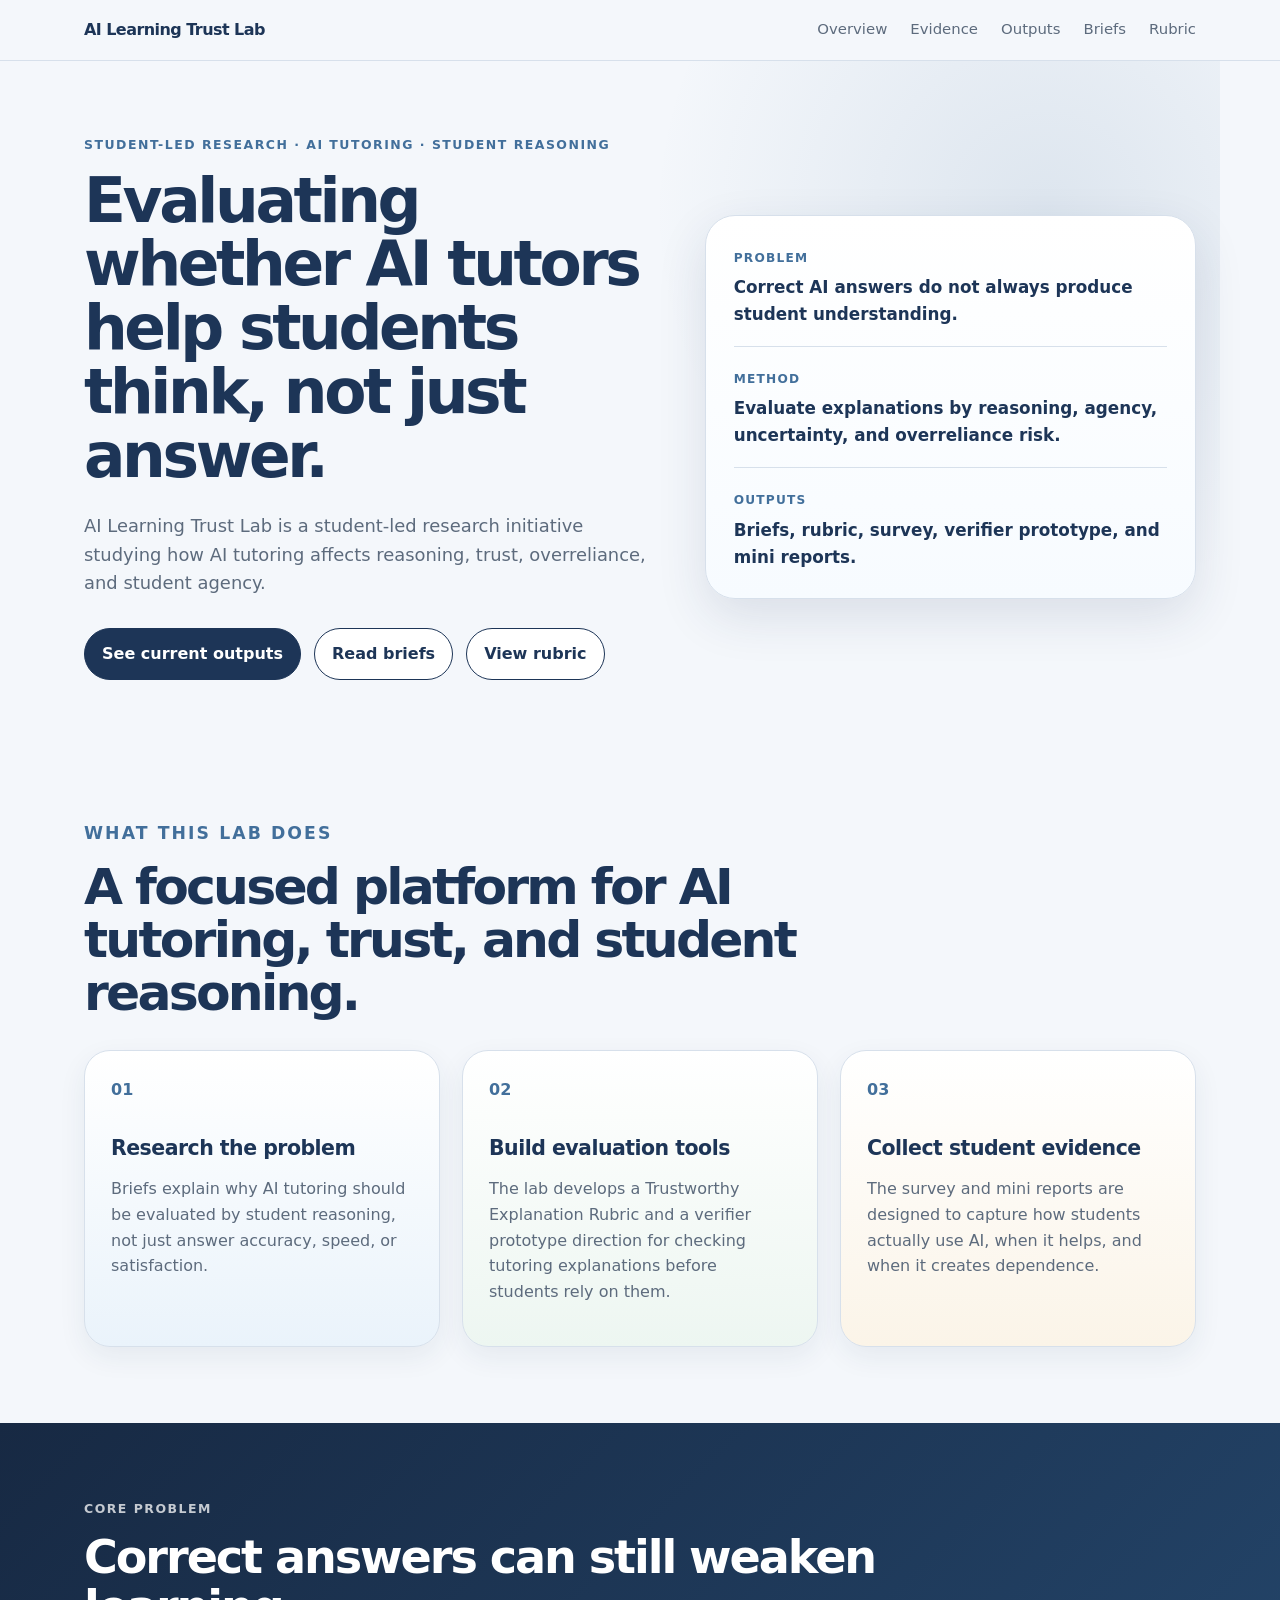
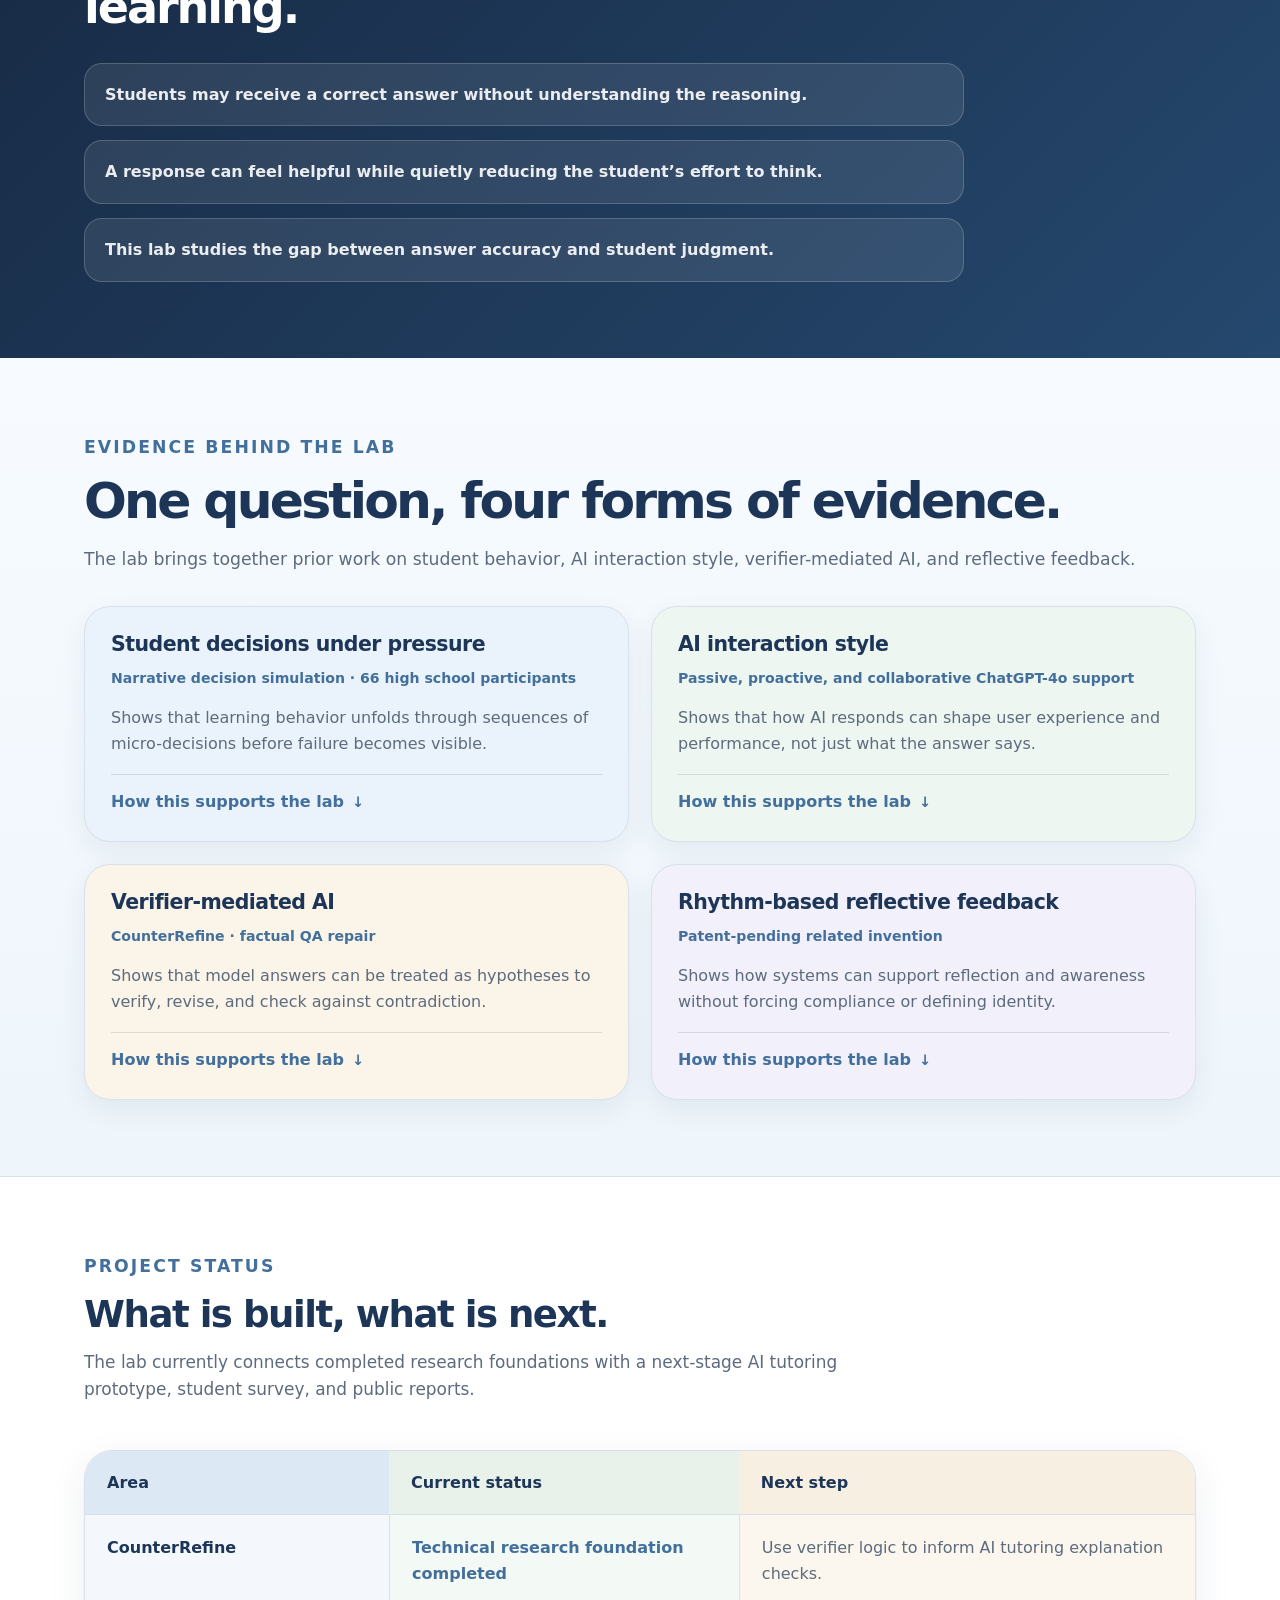
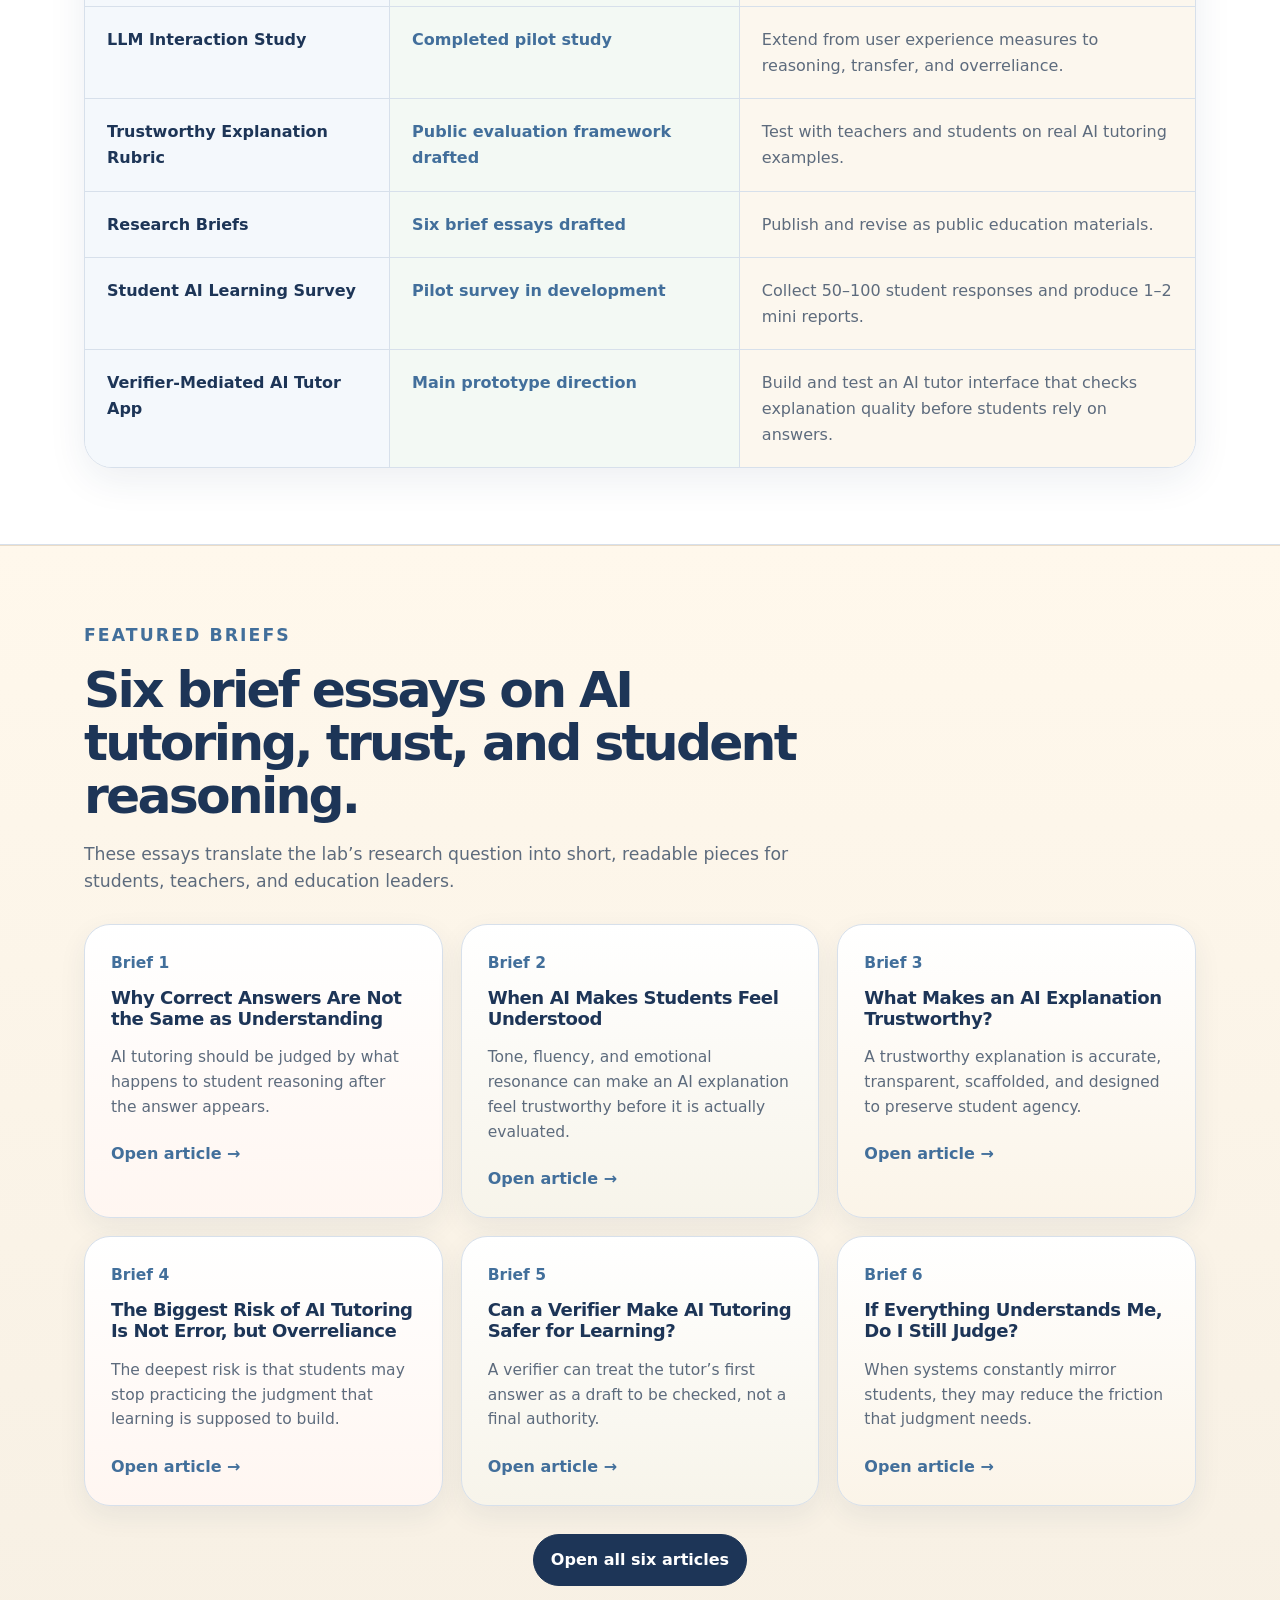
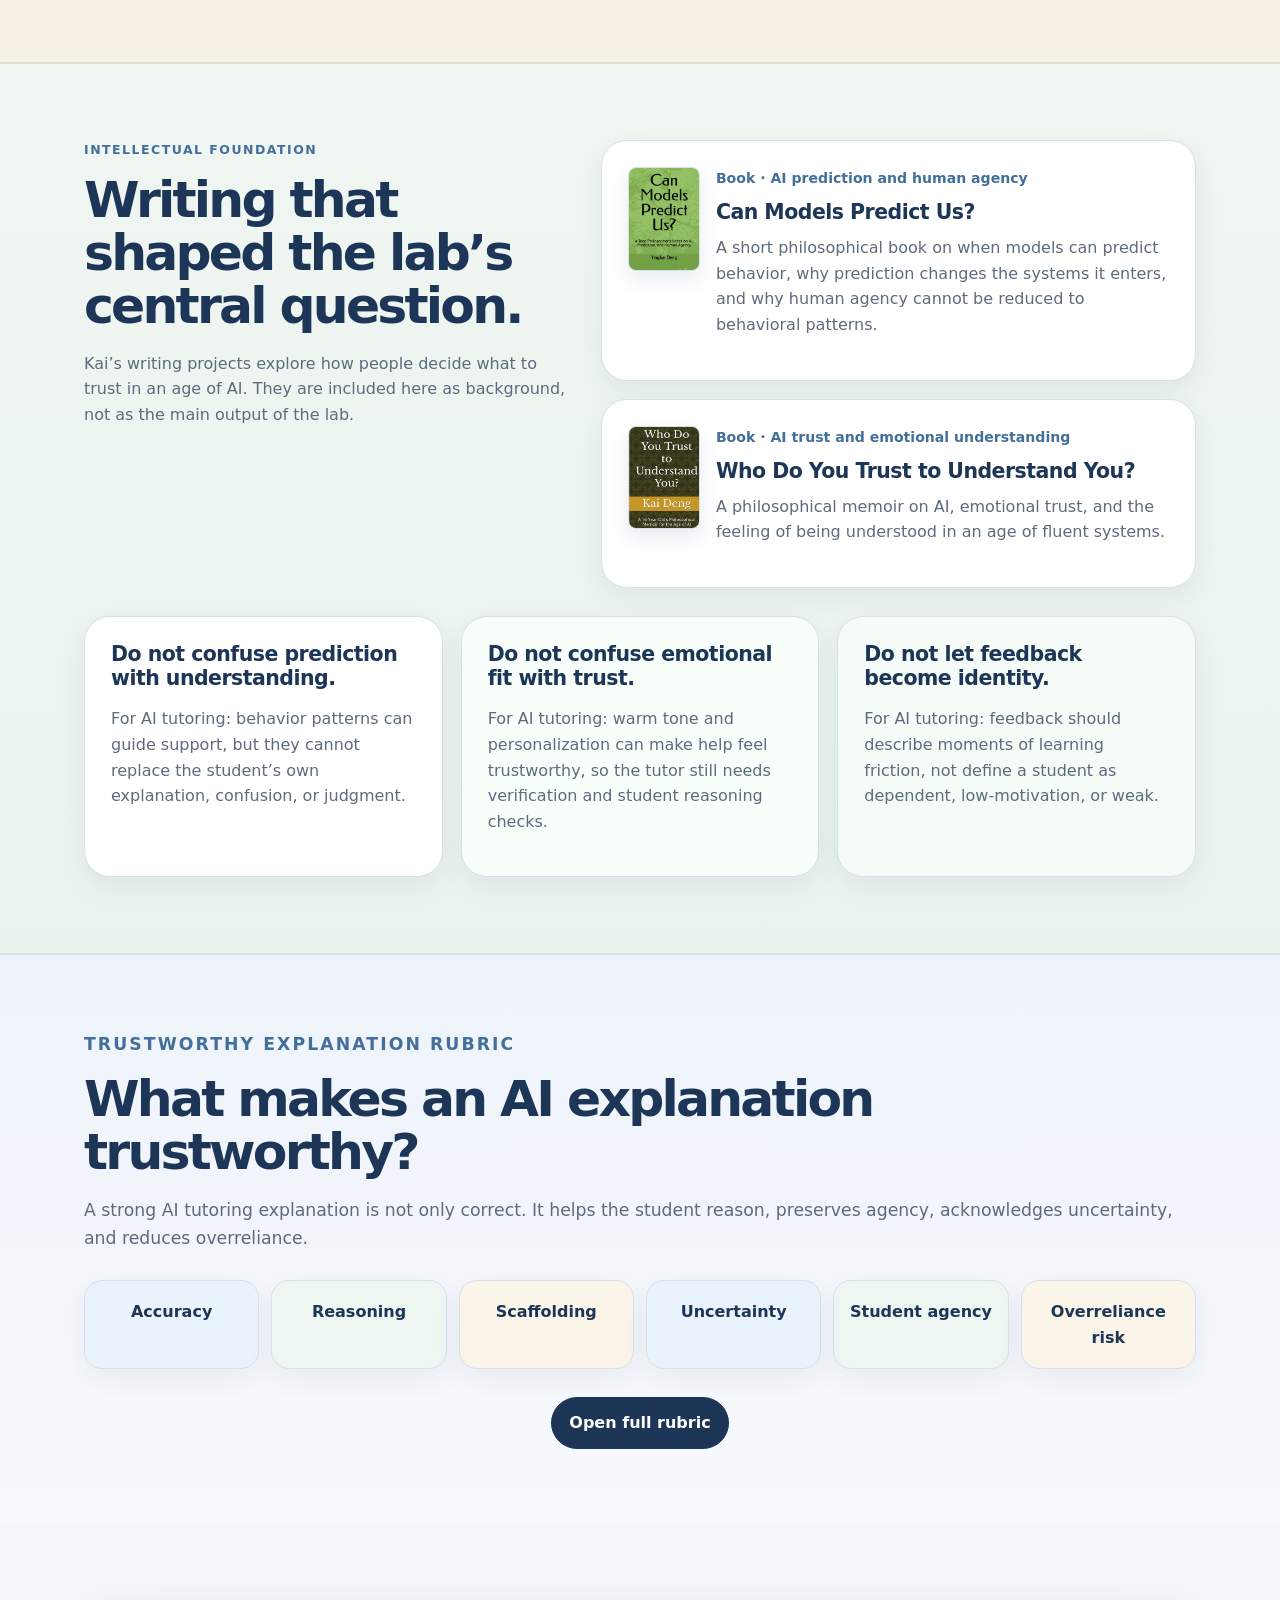
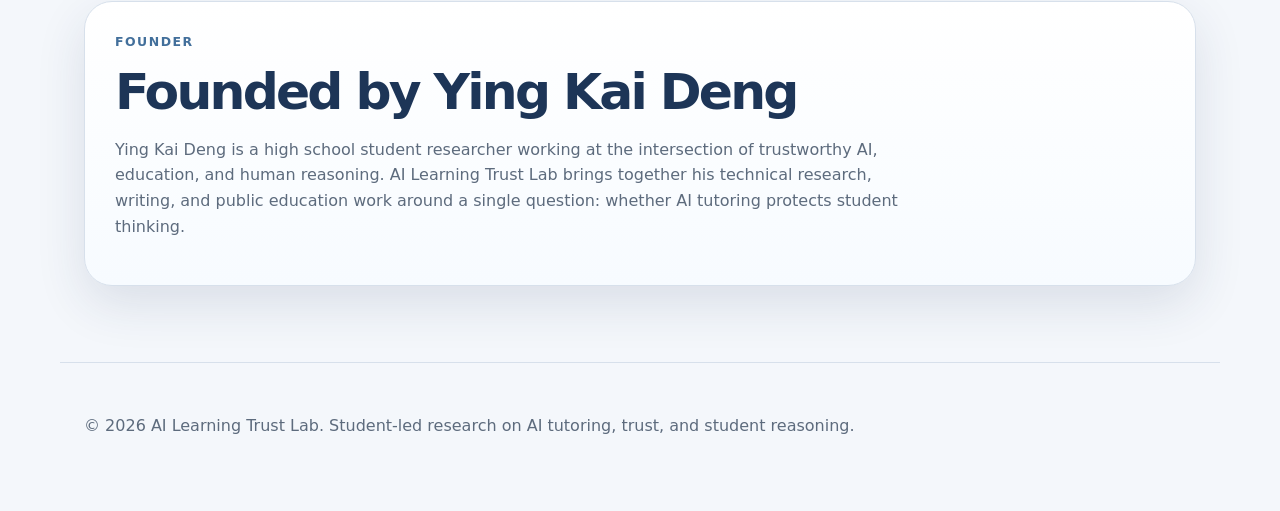
<file: index.html>
<!DOCTYPE html><html lang="en"><head><meta charset="UTF-8"/><meta name="viewport" content="width=device-width, initial-scale=1.0"/><title>AI Learning Trust Lab</title><meta name="description" content="A student-led research initiative evaluating whether AI tutors help students think, not just answer."/><link rel="stylesheet" href="styles.css"/></head><body><header class="site-header"><nav class="nav"><a href="index.html" class="brand">AI Learning Trust Lab</a><div class="nav-links"><a href="#overview">Overview</a><a href="#evidence">Evidence</a><a href="#outputs">Outputs</a><a href="#briefs">Briefs</a><a href="#rubric">Rubric</a></div></nav></header><main>
<section class="hero" id="overview"><div class="hero-copy"><p class="eyebrow">Student-led research · AI tutoring · student reasoning</p><h1>Evaluating whether AI tutors help students think, not just answer.</h1><p class="hero-subtitle">AI Learning Trust Lab is a student-led research initiative studying how AI tutoring affects reasoning, trust, overreliance, and student agency.</p><div class="hero-buttons"><a href="#outputs" class="primary-button">See current outputs</a><a href="#briefs" class="secondary-button">Read briefs</a><a href="#rubric" class="secondary-button">View rubric</a></div></div><aside class="summary-card"><div class="summary-row"><span>Problem</span><p>Correct AI answers do not always produce student understanding.</p></div><div class="summary-row"><span>Method</span><p>Evaluate explanations by reasoning, agency, uncertainty, and overreliance risk.</p></div><div class="summary-row"><span>Outputs</span><p>Briefs, rubric, survey, verifier prototype, and mini reports.</p></div></aside></section>
<section class="section what"><div class="section-heading"><p class="eyebrow">What this lab does</p><h2>A focused platform for AI tutoring, trust, and student reasoning.</h2></div><div class="three-grid"><article class="feature-card"><span class="number">01</span><h3>Research the problem</h3><p>Briefs explain why AI tutoring should be evaluated by student reasoning, not just answer accuracy, speed, or satisfaction.</p></article><article class="feature-card"><span class="number">02</span><h3>Build evaluation tools</h3><p>The lab develops a Trustworthy Explanation Rubric and a verifier prototype direction for checking tutoring explanations before students rely on them.</p></article><article class="feature-card"><span class="number">03</span><h3>Collect student evidence</h3><p>The survey and mini reports are designed to capture how students actually use AI, when it helps, and when it creates dependence.</p></article></div></section>
<section class="dark-section"><div class="dark-inner"><p class="eyebrow light">Core problem</p><h2>Correct answers can still weaken learning.</h2><div class="problem-lines"><p>Students may receive a correct answer without understanding the reasoning.</p><p>A response can feel helpful while quietly reducing the student’s effort to think.</p><p>This lab studies the gap between answer accuracy and student judgment.</p></div></div></section>
<section class="section evidence" id="evidence">
      <div class="section-heading">
        <p class="eyebrow">Evidence behind the lab</p>
        <h2>One question, four forms of evidence.</h2>
        <p>The lab brings together prior work on student behavior, AI interaction style, verifier-mediated AI, and reflective feedback.</p>
      </div>

      <div class="evidence-grid">
        <article>
          <h3>Student decisions under pressure</h3>
          <p class="tag">Narrative decision simulation · 66 high school participants</p>
          <p>Shows that learning behavior unfolds through sequences of micro-decisions before failure becomes visible.</p>

          <details class="evidence-note">
            <summary>How this supports the lab</summary>
            <div>
              <p><strong>What it is:</strong> A student decision simulation studying how high school students make small choices under academic pressure.</p>
              <p><strong>What it showed:</strong> Learning breakdown often begins before visible failure, through hesitation, avoidance, shortcut-seeking, and small decisions that accumulate.</p>
              <p><strong>Why it matters:</strong> AI tutoring does not only affect final answers. It affects the micro-decisions students make while learning.</p>
            </div>
          </details>
        </article>

        <article>
          <h3>AI interaction style</h3>
          <p class="tag">Passive, proactive, and collaborative ChatGPT-4o support</p>
          <p>Shows that how AI responds can shape user experience and performance, not just what the answer says.</p>

          <details class="evidence-note">
            <summary>How this supports the lab</summary>
            <div>
              <p><strong>What it is:</strong> A study comparing different ways an AI assistant can interact with students, from passive answering to more collaborative support.</p>
              <p><strong>What it showed:</strong> Interaction style changes how students experience AI help and how they perform with it.</p>
              <p><strong>Why it matters:</strong> AI tutoring should be evaluated by how it shapes student thinking, not only by whether the content is correct.</p>
            </div>
          </details>
        </article>

        <article>
          <h3>Verifier-mediated AI</h3>
          <p class="tag">CounterRefine · factual QA repair</p>
          <p>Shows that model answers can be treated as hypotheses to verify, revise, and check against contradiction.</p>

          <details class="evidence-note">
            <summary>How this supports the lab</summary>
            <div>
              <p><strong>What it is:</strong> CounterRefine treats an AI answer as something to be checked, not immediately trusted.</p>
              <p><strong>What it showed:</strong> Evidence can be used to decide whether an answer should be kept, revised, or challenged.</p>
              <p><strong>Why it matters:</strong> AI Learning Trust Lab extends this idea from factual QA to tutoring: before students rely on an explanation, it should be checked for accuracy, transparency, and reasoning support.</p>
            </div>
          </details>
        </article>

        <article>
          <h3>Rhythm-based reflective feedback</h3>
          <p class="tag">Patent-pending related invention</p>
          <p>Shows how systems can support reflection and awareness without forcing compliance or defining identity.</p>

          <details class="evidence-note">
            <summary>How this supports the lab</summary>
            <div>
              <p><strong>What it is:</strong> A related invention exploring how systems can respond to patterns in user behavior and reflection.</p>
              <p><strong>What it showed:</strong> Feedback can guide attention without forcing action or defining the user by a single score.</p>
              <p><strong>Why it matters:</strong> AI tutoring should guide students through learning friction while preserving agency and avoiding fixed labels.</p>
            </div>
          </details>
        </article>
      </div>
    </section>

    <section class="section outputs" id="outputs"><div class="section-heading"><p class="eyebrow">Project status</p><h2>What is built, what is next.</h2><p>The lab currently connects completed research foundations with a next-stage AI tutoring prototype, student survey, and public reports.</p></div><div class="output-table"><div class="table-head"><span>Area</span><span>Current status</span><span>Next step</span></div><div class="table-row"><strong>CounterRefine</strong><span>Technical research foundation completed</span><p>Use verifier logic to inform AI tutoring explanation checks.</p></div><div class="table-row"><strong>LLM Interaction Study</strong><span>Completed pilot study</span><p>Extend from user experience measures to reasoning, transfer, and overreliance.</p></div><div class="table-row"><strong>Trustworthy Explanation Rubric</strong><span>Public evaluation framework drafted</span><p>Test with teachers and students on real AI tutoring examples.</p></div><div class="table-row"><strong>Research Briefs</strong><span>Six brief essays drafted</span><p>Publish and revise as public education materials.</p></div><div class="table-row"><strong>Student AI Learning Survey</strong><span>Pilot survey in development</span><p>Collect 50–100 student responses and produce 1–2 mini reports.</p></div><div class="table-row"><strong>Verifier-Mediated AI Tutor App</strong><span>Main prototype direction</span><p>Build and test an AI tutor interface that checks explanation quality before students rely on answers.</p></div></div></section>
<section class="section brief-strip" id="briefs"><div class="section-heading"><p class="eyebrow">Featured briefs</p><h2>Six brief essays on AI tutoring, trust, and student reasoning.</h2><p>These essays translate the lab’s research question into short, readable pieces for students, teachers, and education leaders.</p></div><div class="brief-preview-grid"><article class="brief-preview-card tone-2">
          <p class="tag">Brief 1</p>
          <h3>Why Correct Answers Are Not the Same as Understanding</h3>
          <p>AI tutoring should be judged by what happens to student reasoning after the answer appears.</p>
          <a href="briefs.html#brief-1">Open article →</a>
        </article>
<article class="brief-preview-card tone-3">
          <p class="tag">Brief 2</p>
          <h3>When AI Makes Students Feel Understood</h3>
          <p>Tone, fluency, and emotional resonance can make an AI explanation feel trustworthy before it is actually evaluated.</p>
          <a href="briefs.html#brief-2">Open article →</a>
        </article>
<article class="brief-preview-card tone-1">
          <p class="tag">Brief 3</p>
          <h3>What Makes an AI Explanation Trustworthy?</h3>
          <p>A trustworthy explanation is accurate, transparent, scaffolded, and designed to preserve student agency.</p>
          <a href="briefs.html#brief-3">Open article →</a>
        </article>
<article class="brief-preview-card tone-2">
          <p class="tag">Brief 4</p>
          <h3>The Biggest Risk of AI Tutoring Is Not Error, but Overreliance</h3>
          <p>The deepest risk is that students may stop practicing the judgment that learning is supposed to build.</p>
          <a href="briefs.html#brief-4">Open article →</a>
        </article>
<article class="brief-preview-card tone-3">
          <p class="tag">Brief 5</p>
          <h3>Can a Verifier Make AI Tutoring Safer for Learning?</h3>
          <p>A verifier can treat the tutor’s first answer as a draft to be checked, not a final authority.</p>
          <a href="briefs.html#brief-5">Open article →</a>
        </article>
<article class="brief-preview-card tone-1">
          <p class="tag">Brief 6</p>
          <h3>If Everything Understands Me, Do I Still Judge?</h3>
          <p>When systems constantly mirror students, they may reduce the friction that judgment needs.</p>
          <a href="briefs.html#brief-6">Open article →</a>
        </article></div><div class="center-action" style="margin-top:28px"><a href="briefs.html" class="primary-button">Open all six articles</a></div></section>
<section class="section foundation" id="foundation"><div class="foundation-layout"><div><p class="eyebrow">Intellectual foundation</p><h2>Writing that shaped the lab’s central question.</h2><p>Kai’s writing projects explore how people decide what to trust in an age of AI. They are included here as background, not as the main output of the lab.</p></div><div class="foundation-cards">
          <article class="book-card">
            <img src="can-models-predict-us-cover.png" alt="Can Models Predict Us? book cover" class="book-cover-small"/>
            <div class="book-copy">
              <p class="tag">Book · AI prediction and human agency</p>
              <h3>Can Models Predict Us?</h3>
              <p>A short philosophical book on when models can predict behavior, why prediction changes the systems it enters, and why human agency cannot be reduced to behavioral patterns.</p>
            </div>
          </article>

          <article class="book-card">
            <img src="who-do-you-trust-cover.png" alt="Who Do You Trust to Understand You? book cover" class="book-cover-small"/>
            <div class="book-copy">
              <p class="tag">Book · AI trust and emotional understanding</p>
              <h3>Who Do You Trust to Understand You?</h3>
              <p>A philosophical memoir on AI, emotional trust, and the feeling of being understood in an age of fluent systems.</p>
            </div>
          </article>
        </div>
      </div>
      <div class="principles"><article><h3>Do not confuse prediction with understanding.</h3><p>For AI tutoring: behavior patterns can guide support, but they cannot replace the student’s own explanation, confusion, or judgment.</p></article><article><h3>Do not confuse emotional fit with trust.</h3><p>For AI tutoring: warm tone and personalization can make help feel trustworthy, so the tutor still needs verification and student reasoning checks.</p></article><article><h3>Do not let feedback become identity.</h3><p>For AI tutoring: feedback should describe moments of learning friction, not define a student as dependent, low-motivation, or weak.</p></article></div></section>
<section class="section rubric-section" id="rubric"><div class="section-heading"><p class="eyebrow">Trustworthy Explanation Rubric</p><h2>What makes an AI explanation trustworthy?</h2><p>A strong AI tutoring explanation is not only correct. It helps the student reason, preserves agency, acknowledges uncertainty, and reduces overreliance.</p></div><div class="rubric-grid"><div>Accuracy</div><div>Reasoning</div><div>Scaffolding</div><div>Uncertainty</div><div>Student agency</div><div>Overreliance risk</div></div><div class="center-action"><a href="rubric.html" class="primary-button">Open full rubric</a></div></section>
<section class="section founder"><div class="founder-card"><div><p class="eyebrow">Founder</p><h2>Founded by Ying Kai Deng</h2><p>Ying Kai Deng is a high school student researcher working at the intersection of trustworthy AI, education, and human reasoning. AI Learning Trust Lab brings together his technical research, writing, and public education work around a single question: whether AI tutoring protects student thinking.</p></div></div></section>
</main><footer class="footer"><p>© 2026 AI Learning Trust Lab. Student-led research on AI tutoring, trust, and student reasoning.</p></footer></body></html>
</file>
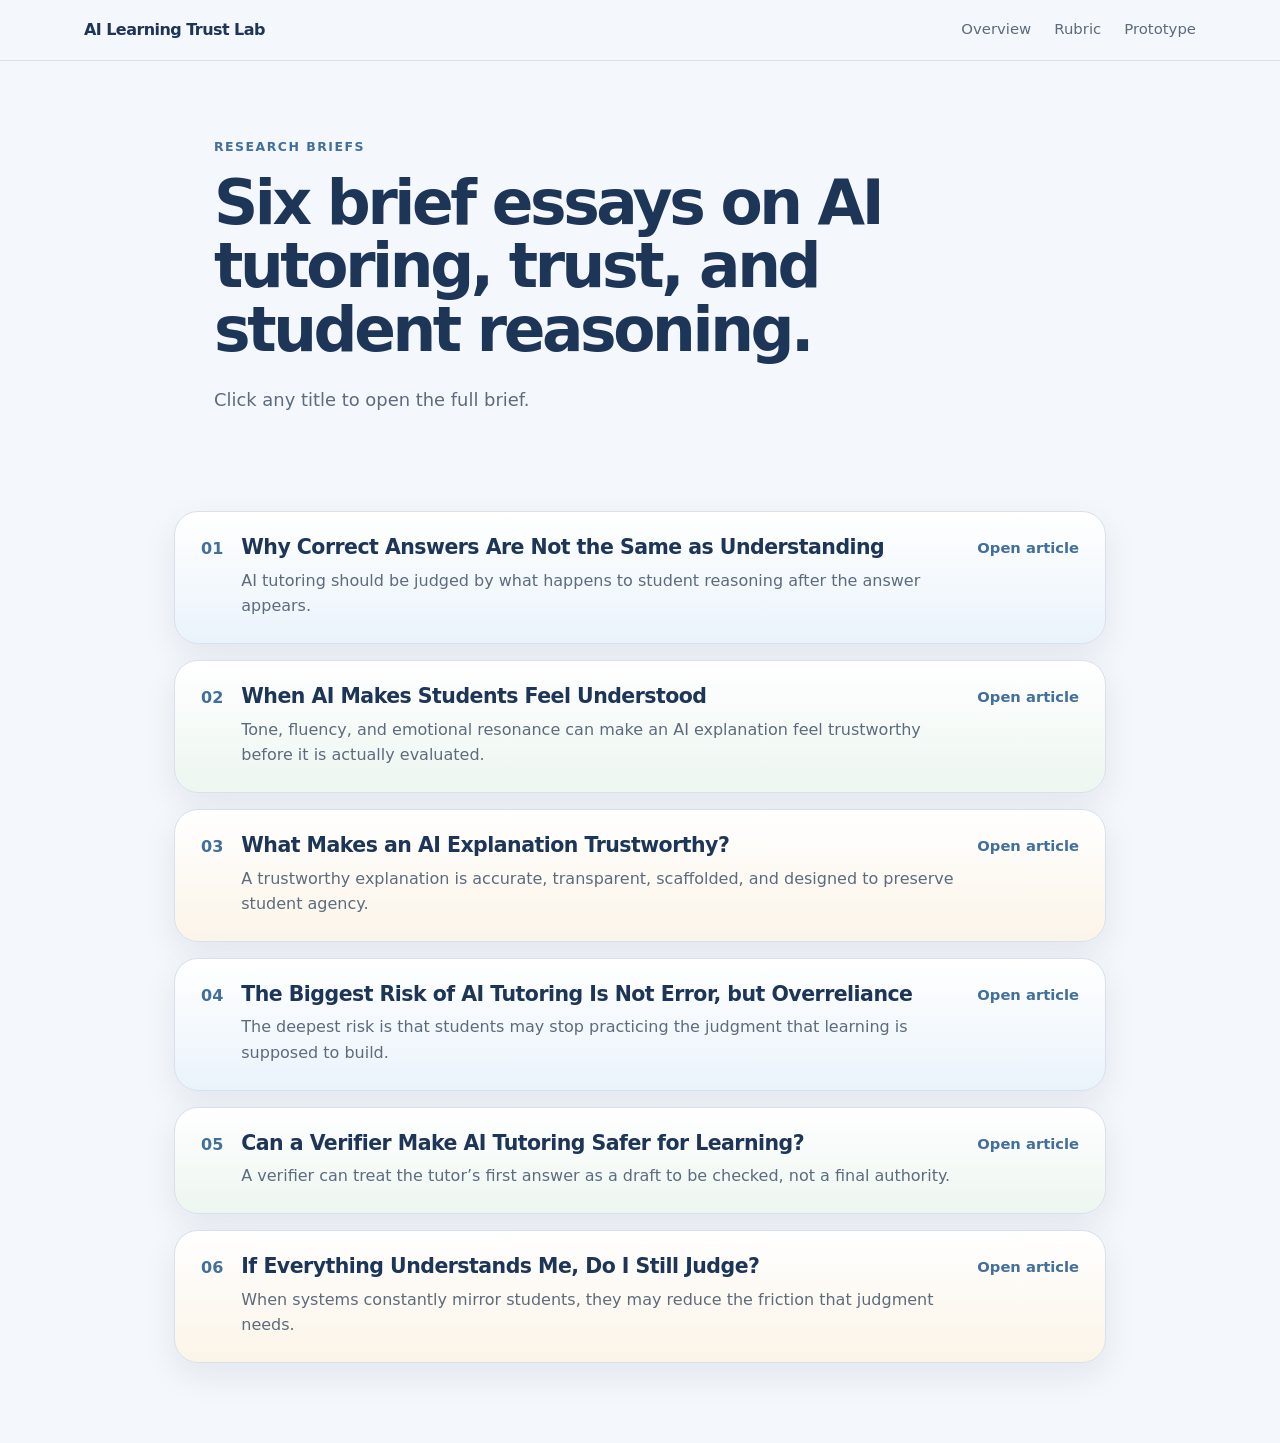
<file: briefs.html>
<!DOCTYPE html><html lang="en"><head><meta charset="UTF-8"/><meta name="viewport" content="width=device-width, initial-scale=1.0"/><title>Research Briefs | AI Learning Trust Lab</title><link rel="stylesheet" href="styles.css"/></head><body><header class="site-header"><nav class="nav"><a href="index.html" class="brand">AI Learning Trust Lab</a><div class="nav-links"><a href="index.html">Overview</a><a href="rubric.html">Rubric</a><a href="prototype.html">Prototype</a></div></nav></header><main><section class="page-hero"><p class="eyebrow">Research Briefs</p><h1>Six brief essays on AI tutoring, trust, and student reasoning.</h1><p class="hero-subtitle">Click any title to open the full brief.</p></section><section class="page-content"><div class="list-grid"><details class="brief-details" id="brief-1">
          <summary>
            <span class="brief-number">01</span>
            <span class="brief-title"><h3>Why Correct Answers Are Not the Same as Understanding</h3><p>AI tutoring should be judged by what happens to student reasoning after the answer appears.</p></span>
            <span class="open-label">Open article</span>
          </summary>
          <div class="brief-article">
            <h4>Core idea</h4><p>A correct answer can end a problem without creating understanding. That is the central tension behind AI tutoring. When students ask for help, an AI system may produce an accurate response in seconds, but the speed and fluency of that response can hide what did or did not happen inside the student’s mind.</p>
<p>Learning usually requires friction: noticing confusion, trying a step, checking an assumption, and revising an explanation. A tutor that simply removes friction may help a student finish faster while weakening the very process that builds understanding.</p>
<p>That does not mean AI tutoring is harmful by default. It means we need better standards. Instead of asking only whether the answer is right, we should ask whether the explanation helps the student reason independently afterward.</p>
            <h4>Questions this brief asks</h4><ul><li>Does the student understand why the answer is true?</li>
<li>Can the student apply the reasoning to a nearby problem?</li>
<li>Did the explanation reveal the method, or only deliver the result?</li>
<li>Did the student become more capable, or only more dependent?</li></ul>
            <div class="note-box"><strong>Connection to the lab:</strong> AI Learning Trust Lab begins from this distinction: answer accuracy is necessary, but not sufficient. A trustworthy AI tutor should strengthen the student’s ability to think after the interaction ends.</div>
          </div>
        </details>
<details class="brief-details" id="brief-2">
          <summary>
            <span class="brief-number">02</span>
            <span class="brief-title"><h3>When AI Makes Students Feel Understood</h3><p>Tone, fluency, and emotional resonance can make an AI explanation feel trustworthy before it is actually evaluated.</p></span>
            <span class="open-label">Open article</span>
          </summary>
          <div class="brief-article">
            <h4>Core idea</h4><p>Students do not only respond to content. They respond to tone. When an AI tutor sounds calm, patient, and emotionally attuned, students may feel understood even before they have checked whether the explanation is accurate or useful.</p>
<p>This matters because the feeling of being understood can lower the student’s guard. A warm explanation may invite reflection, but it may also create premature trust. The student may accept the response because it feels aligned with their confusion, not because they have tested the reasoning.</p>
<p>In human tutoring, emotional attunement matters because it helps students stay engaged. But with AI systems, emotional fluency can be generated instantly. That means warmth and trustworthiness are no longer the same thing.</p>
            <h4>Questions this brief asks</h4><ul><li>Would I still trust this explanation if it were written in a colder tone?</li>
<li>Does the explanation help me think, or only make me feel reassured?</li>
<li>Am I responding to the reasoning or to the comfort of the response?</li></ul>
            <div class="note-box"><strong>Connection to the lab:</strong> Feeling understood can open the door to learning. But the door still has to lead somewhere. A trustworthy AI tutor should use emotional resonance to support reasoning, not replace it.</div>
          </div>
        </details>
<details class="brief-details" id="brief-3">
          <summary>
            <span class="brief-number">03</span>
            <span class="brief-title"><h3>What Makes an AI Explanation Trustworthy?</h3><p>A trustworthy explanation is accurate, transparent, scaffolded, and designed to preserve student agency.</p></span>
            <span class="open-label">Open article</span>
          </summary>
          <div class="brief-article">
            <h4>Core idea</h4><p>A trustworthy AI explanation is not simply one that sounds confident or gives the correct answer. It should help the student see the path from question to reasoning to conclusion. The student should leave with more ability, not just more information.</p>
<p>AI Learning Trust Lab uses six dimensions to evaluate explanation quality: conceptual accuracy, reasoning transparency, scaffolding quality, uncertainty awareness, student agency, and overreliance risk. These dimensions turn a vague question, &#x27;Was the AI helpful?&#x27;, into something more observable.</p>
<p>The rubric is intentionally educational rather than purely technical. It asks whether the explanation supports the learner’s process: Does it show the steps? Does it give too much away? Does it invite the student to try? Does it admit when something is uncertain?</p>
            <h4>Questions this brief asks</h4><ul><li>Accuracy asks whether the content is correct.</li>
<li>Reasoning asks whether the logic is visible.</li>
<li>Scaffolding asks whether the help is appropriately limited.</li>
<li>Uncertainty asks whether the answer avoids false confidence.</li>
<li>Agency asks whether the student remains intellectually active.</li>
<li>Overreliance risk asks whether the response makes dependency more likely.</li></ul>
            <div class="note-box"><strong>Connection to the lab:</strong> Trustworthy explanations are not just answers with better wording. They are learning environments in miniature.</div>
          </div>
        </details>
<details class="brief-details" id="brief-4">
          <summary>
            <span class="brief-number">04</span>
            <span class="brief-title"><h3>The Biggest Risk of AI Tutoring Is Not Error, but Overreliance</h3><p>The deepest risk is that students may stop practicing the judgment that learning is supposed to build.</p></span>
            <span class="open-label">Open article</span>
          </summary>
          <div class="brief-article">
            <h4>Core idea</h4><p>Many discussions of AI tutoring focus on mistakes: hallucinations, wrong answers, or misleading facts. These risks are real, but they are not the whole problem. An AI tutor can be mostly correct and still weaken learning if students rely on it too quickly.</p>
<p>Overreliance often feels productive. The student gets unstuck, finishes the assignment, and feels less anxious. But if the student stops attempting, checking, or explaining, the interaction may reduce the cognitive work that produces durable understanding.</p>
<p>This risk is especially subtle because it can hide behind satisfaction. Students may rate an AI tutor highly because it made the task easier, not because it helped them reason better.</p>
            <h4>Questions this brief asks</h4><ul><li>Did the student attempt the next step before receiving the answer?</li>
<li>Did the AI ask the student to predict, explain, or check?</li>
<li>Did the interaction increase confidence without increasing competence?</li>
<li>Would the student be able to solve a similar problem alone?</li></ul>
            <div class="note-box"><strong>Connection to the lab:</strong> Reducing overreliance does not mean making AI less helpful. It means designing help that returns responsibility to the learner.</div>
          </div>
        </details>
<details class="brief-details" id="brief-5">
          <summary>
            <span class="brief-number">05</span>
            <span class="brief-title"><h3>Can a Verifier Make AI Tutoring Safer for Learning?</h3><p>A verifier can treat the tutor’s first answer as a draft to be checked, not a final authority.</p></span>
            <span class="open-label">Open article</span>
          </summary>
          <div class="brief-article">
            <h4>Core idea</h4><p>Most AI tutoring interactions move directly from student question to AI answer. A verifier-mediated tutor inserts a reflective step in between. Instead of assuming the first response is ready for the student, the system checks whether the explanation is supported, appropriately scaffolded, and safe for learning.</p>
<p>This idea connects technical verification with educational design. In factual QA, a verifier can check whether an answer is supported or contradicted by evidence. In tutoring, the verifier also has to ask pedagogical questions: Is the student being helped to reason? Is the model over-disclosing? Is the explanation too confident? Is the student’s agency preserved?</p>
<p>The goal is not to make AI tutors slower for no reason. The goal is to place a quality check at the moment where students are most likely to trust the output.</p>
            <h4>Questions this brief asks</h4><ul><li>Support check: Is the explanation factually grounded?</li>
<li>Reasoning check: Are the steps visible?</li>
<li>Pedagogical check: Does the answer preserve student effort?</li>
<li>Revision step: Can the explanation be improved before the student relies on it?</li></ul>
            <div class="note-box"><strong>Connection to the lab:</strong> A verifier does not replace the tutor. It changes the tutor’s first answer from an authority into a hypothesis.</div>
          </div>
        </details>
<details class="brief-details" id="brief-6">
          <summary>
            <span class="brief-number">06</span>
            <span class="brief-title"><h3>If Everything Understands Me, Do I Still Judge?</h3><p>When systems constantly mirror students, they may reduce the friction that judgment needs.</p></span>
            <span class="open-label">Open article</span>
          </summary>
          <div class="brief-article">
            <h4>Core idea</h4><p>AI systems are becoming better at sounding responsive. They can mirror a student’s tone, rephrase confusion gently, and provide a sense of being understood. This can be helpful, especially when students feel stuck or embarrassed. But there is also a danger: if every system feels aligned, students may get less practice judging what deserves trust.</p>
<p>Judgment grows in the space between question and answer. It requires comparison, doubt, discomfort, and the willingness to stay with uncertainty. If AI tutoring removes too much of that space, students may become fluent consumers of answers without becoming stronger thinkers.</p>
<p>The problem is not that students feel understood. The problem is when feeling understood becomes a substitute for evaluating.</p>
            <h4>Questions this brief asks</h4><ul><li>Why do I trust this explanation?</li>
<li>What part of the answer did I verify myself?</li>
<li>Where did the system challenge me?</li>
<li>What would I still need to explain in my own words?</li></ul>
            <div class="note-box"><strong>Connection to the lab:</strong> AI tutoring should not only answer students. It should help them notice how they decide what to trust.</div>
          </div>
        </details></div></section></main></body></html>
</file>
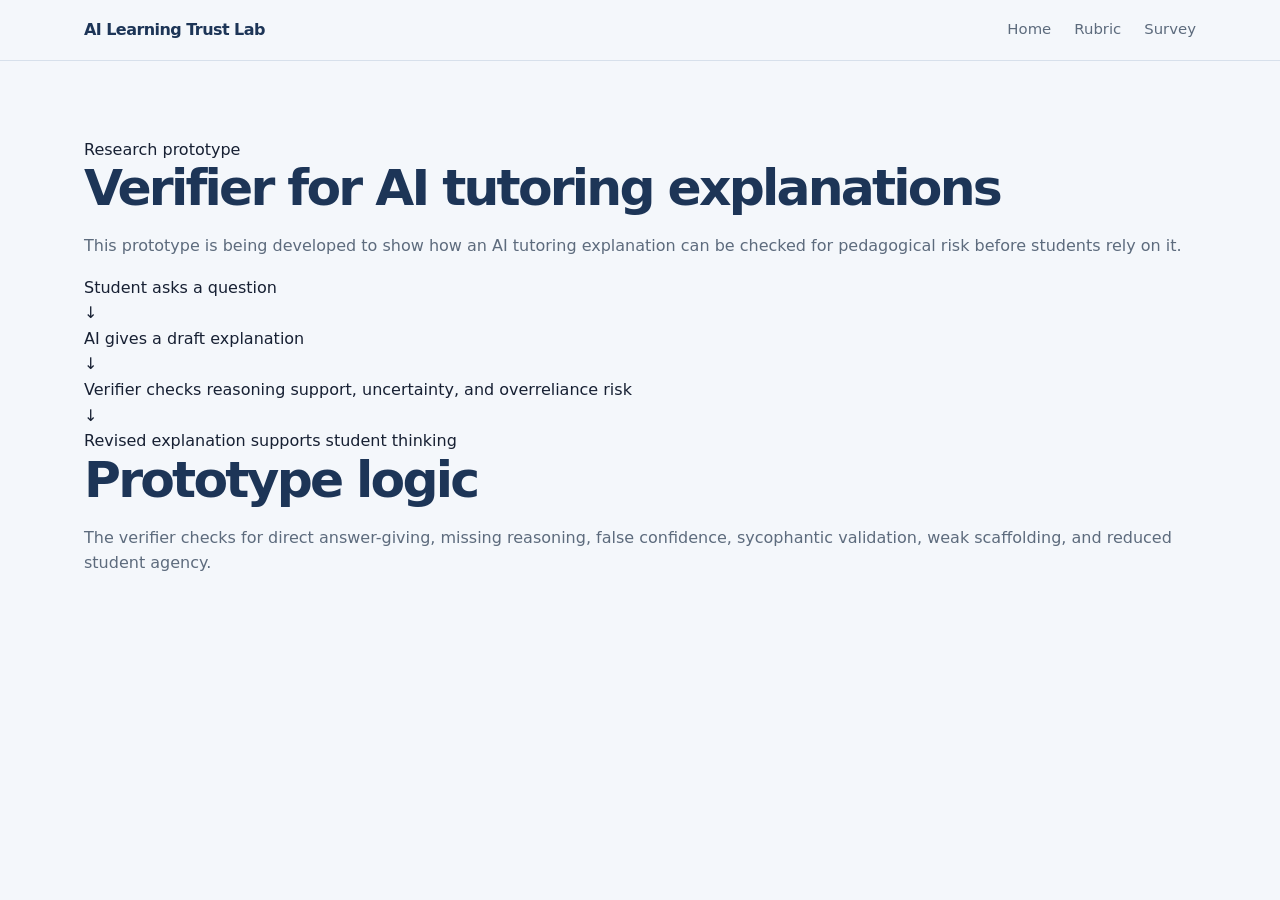
<file: demo.html>
<!DOCTYPE html>
<html lang="en">
<head>
  <meta charset="UTF-8" />
  <title>Verifier Research Prototype | AI Learning Trust Lab</title>
  <link rel="stylesheet" href="styles.css" />
</head>
<body>
  <header class="site-header">
    <nav class="nav">
      <a href="index.html" class="brand">AI Learning Trust Lab</a>
      <div class="nav-links"><a href="index.html">Home</a><a href="rubric.html">Rubric</a><a href="survey.html">Survey</a></div>
    </nav>
  </header>
  <main class="section">
    <div class="section-label">Research prototype</div>
    <h2>Verifier for AI tutoring explanations</h2>
    <p>This prototype is being developed to show how an AI tutoring explanation can be checked for pedagogical risk before students rely on it.</p>

    <section class="demo">
      <div class="demo-box">
        <div class="demo-step active">Student asks a question</div>
        <div class="demo-arrow">↓</div>
        <div class="demo-step">AI gives a draft explanation</div>
        <div class="demo-arrow">↓</div>
        <div class="demo-step">Verifier checks reasoning support, uncertainty, and overreliance risk</div>
        <div class="demo-arrow">↓</div>
        <div class="demo-step success">Revised explanation supports student thinking</div>
      </div>
      <div>
        <h2>Prototype logic</h2>
        <p>The verifier checks for direct answer-giving, missing reasoning, false confidence, sycophantic validation, weak scaffolding, and reduced student agency.</p>
      </div>
    </section>
  </main>
</body>
</html>
</file>
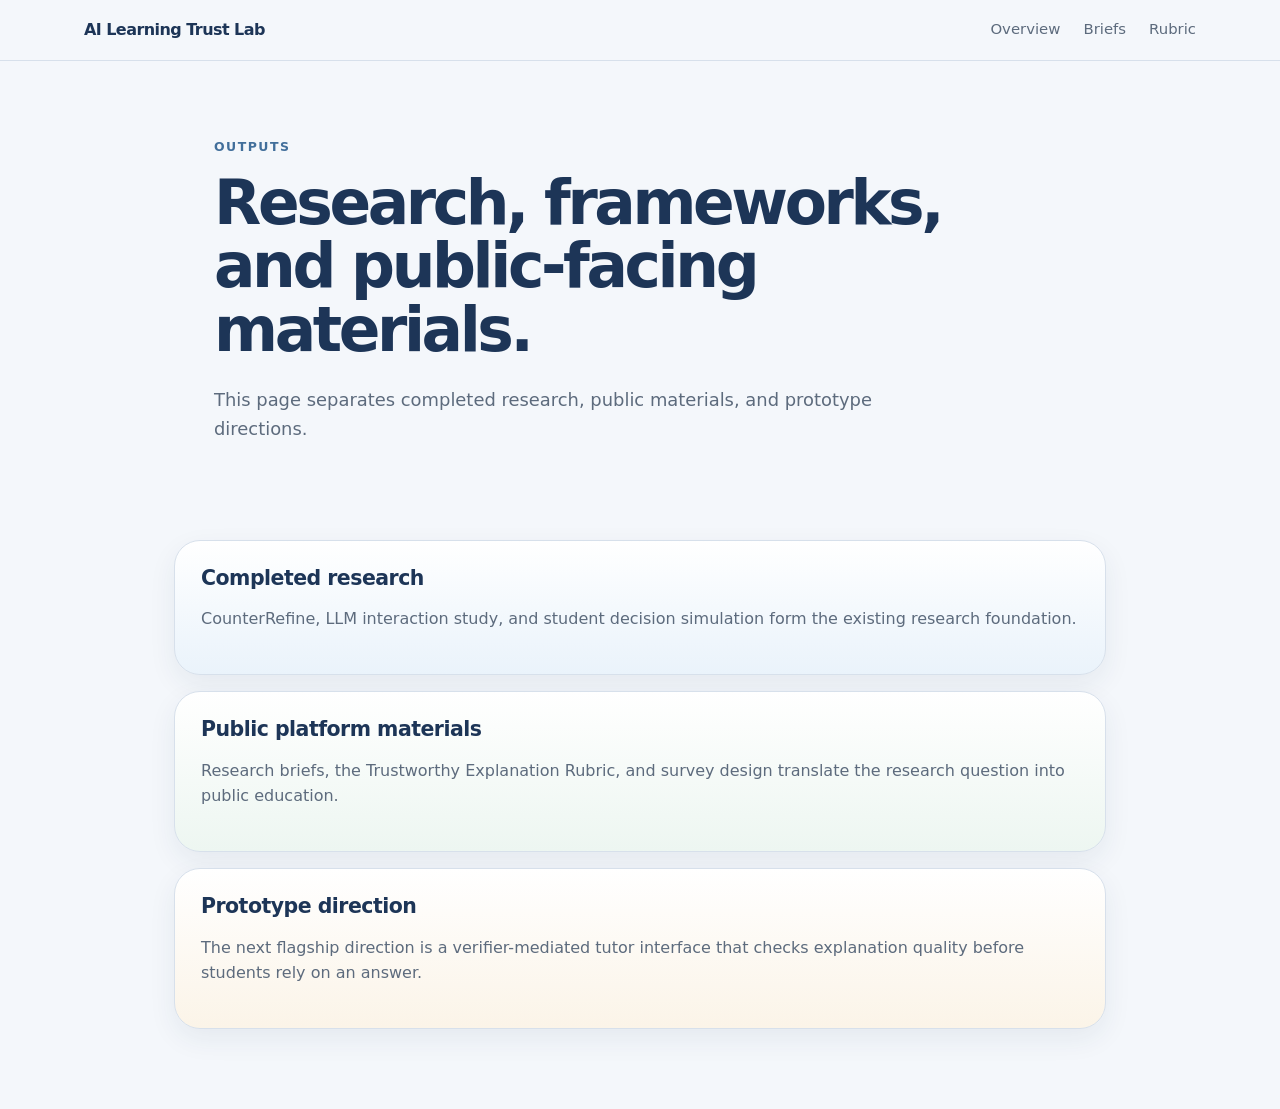
<file: outputs.html>
<!DOCTYPE html><html lang="en"><head><meta charset="UTF-8"/><meta name="viewport" content="width=device-width, initial-scale=1.0"/><title>Outputs | AI Learning Trust Lab</title><link rel="stylesheet" href="styles.css"/></head><body><header class="site-header"><nav class="nav"><a href="index.html" class="brand">AI Learning Trust Lab</a><div class="nav-links"><a href="index.html">Overview</a><a href="briefs.html">Briefs</a><a href="rubric.html">Rubric</a></div></nav></header><main><section class="page-hero"><p class="eyebrow">Outputs</p><h1>Research, frameworks, and public-facing materials.</h1><p class="hero-subtitle">This page separates completed research, public materials, and prototype directions.</p></section><section class="page-content"><div class="list-grid"><article class="list-card"><h3>Completed research</h3><p>CounterRefine, LLM interaction study, and student decision simulation form the existing research foundation.</p></article><article class="list-card"><h3>Public platform materials</h3><p>Research briefs, the Trustworthy Explanation Rubric, and survey design translate the research question into public education.</p></article><article class="list-card"><h3>Prototype direction</h3><p>The next flagship direction is a verifier-mediated tutor interface that checks explanation quality before students rely on an answer.</p></article></div></section></main></body></html>
</file>
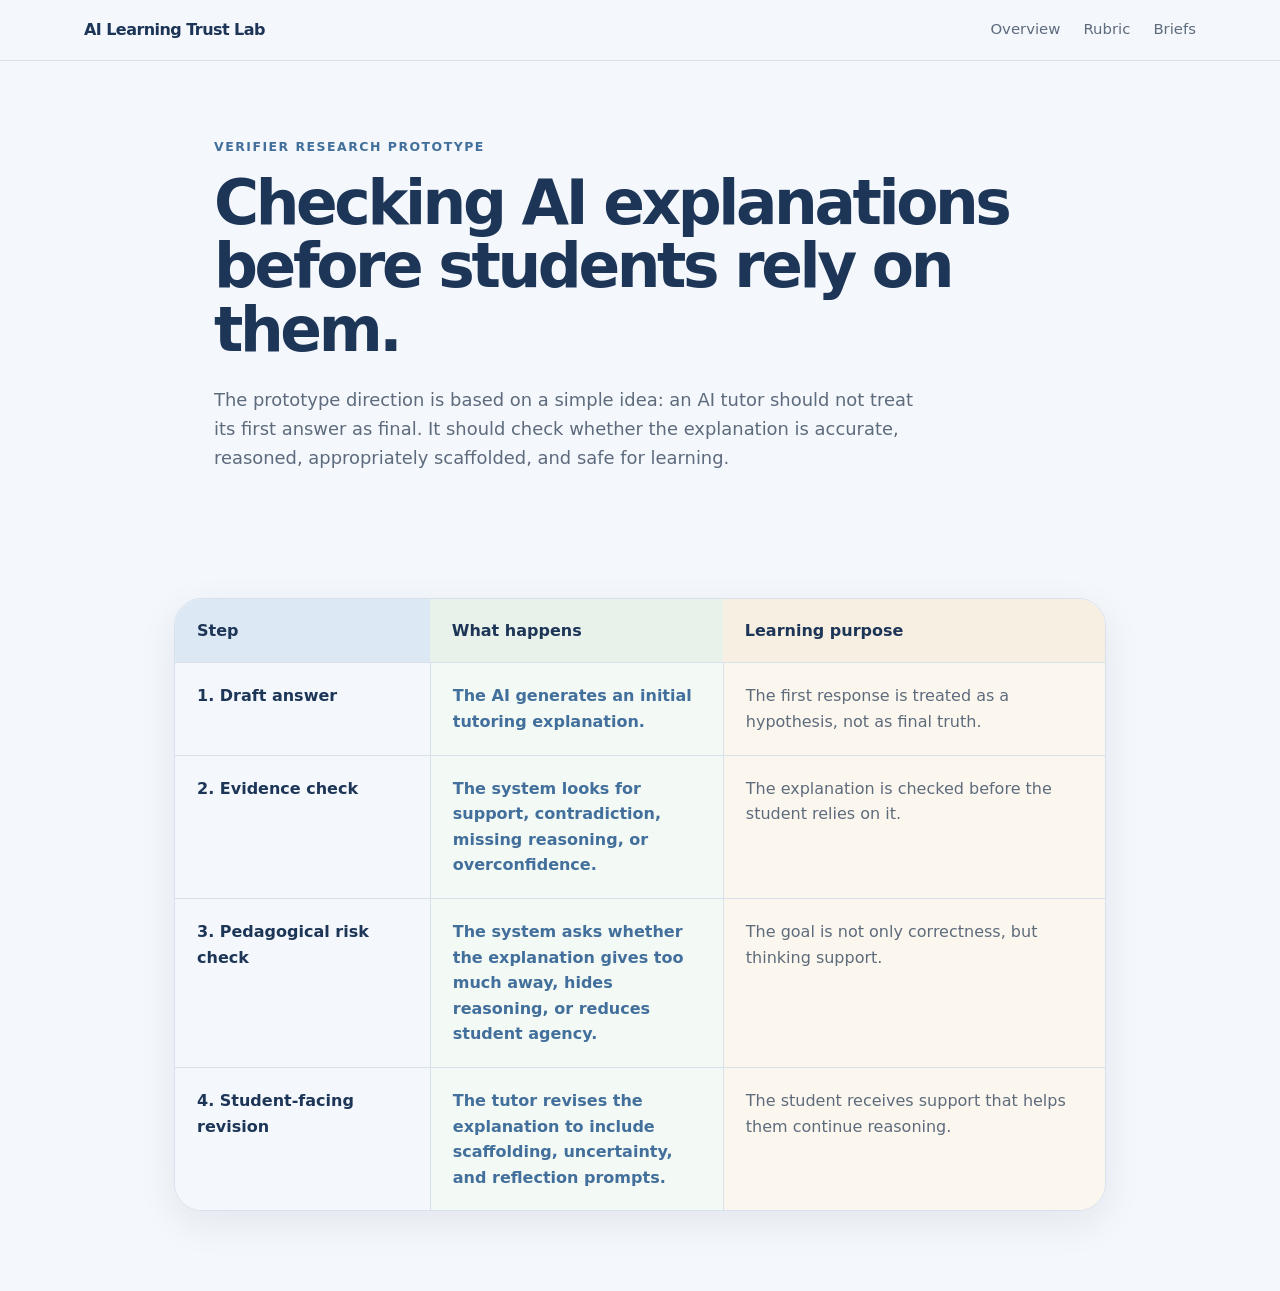
<file: prototype.html>
<!DOCTYPE html><html lang="en"><head><meta charset="UTF-8"/><meta name="viewport" content="width=device-width, initial-scale=1.0"/><title>Verifier Prototype | AI Learning Trust Lab</title><link rel="stylesheet" href="styles.css"/></head><body><header class="site-header"><nav class="nav"><a href="index.html" class="brand">AI Learning Trust Lab</a><div class="nav-links"><a href="index.html">Overview</a><a href="rubric.html">Rubric</a><a href="briefs.html">Briefs</a></div></nav></header><main><section class="page-hero"><p class="eyebrow">Verifier research prototype</p><h1>Checking AI explanations before students rely on them.</h1><p class="hero-subtitle">The prototype direction is based on a simple idea: an AI tutor should not treat its first answer as final. It should check whether the explanation is accurate, reasoned, appropriately scaffolded, and safe for learning.</p></section><section class="page-content"><div class="output-table"><div class="table-head"><span>Step</span><span>What happens</span><span>Learning purpose</span></div><div class="table-row"><strong>1. Draft answer</strong><span>The AI generates an initial tutoring explanation.</span><p>The first response is treated as a hypothesis, not as final truth.</p></div><div class="table-row"><strong>2. Evidence check</strong><span>The system looks for support, contradiction, missing reasoning, or overconfidence.</span><p>The explanation is checked before the student relies on it.</p></div><div class="table-row"><strong>3. Pedagogical risk check</strong><span>The system asks whether the explanation gives too much away, hides reasoning, or reduces student agency.</span><p>The goal is not only correctness, but thinking support.</p></div><div class="table-row"><strong>4. Student-facing revision</strong><span>The tutor revises the explanation to include scaffolding, uncertainty, and reflection prompts.</span><p>The student receives support that helps them continue reasoning.</p></div></div></section></main></body></html>
</file>
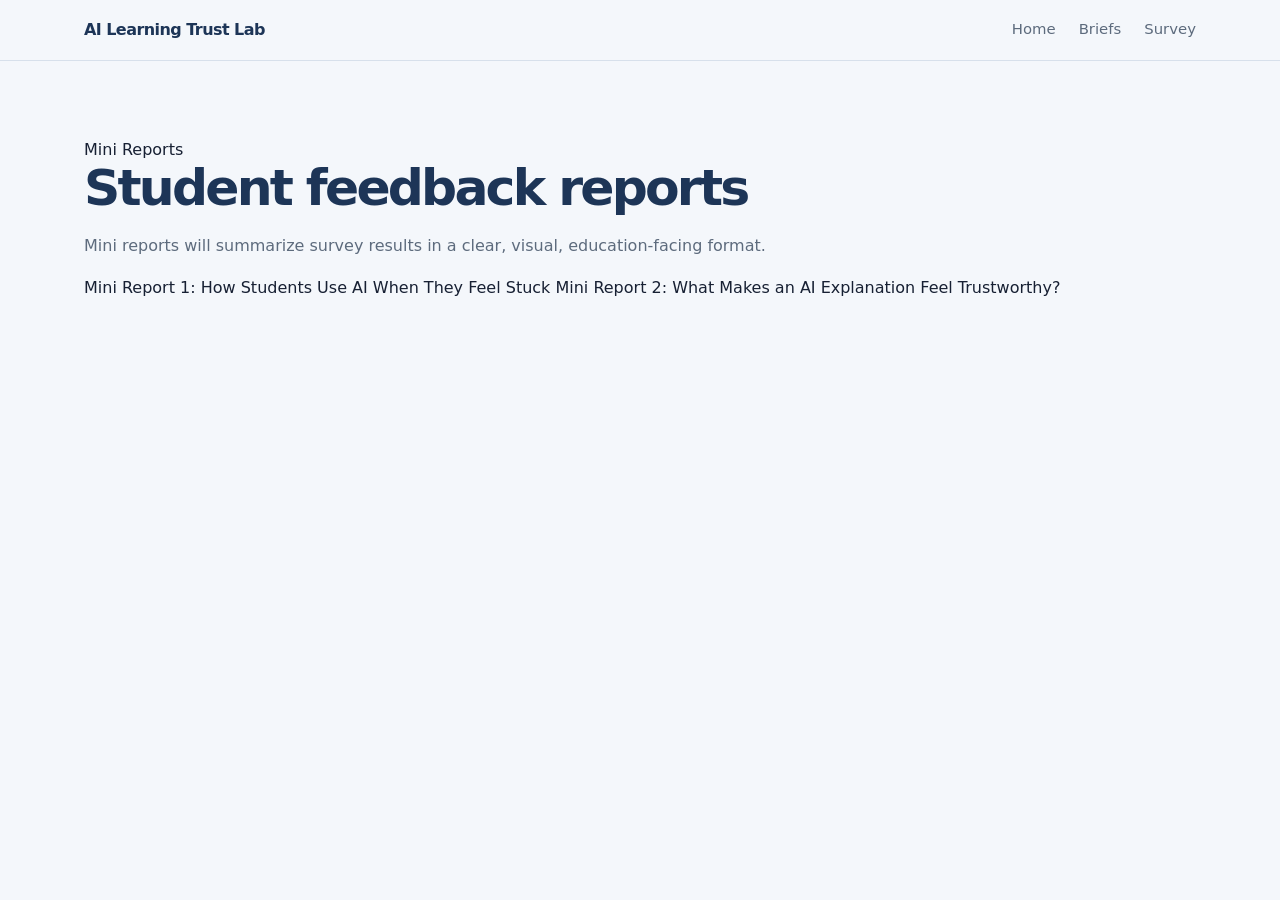
<file: reports.html>
<!DOCTYPE html>
<html lang="en">
<head>
  <meta charset="UTF-8" />
  <title>Mini Reports | AI Learning Trust Lab</title>
  <link rel="stylesheet" href="styles.css" />
</head>
<body>
  <header class="site-header">
    <nav class="nav">
      <a href="index.html" class="brand">AI Learning Trust Lab</a>
      <div class="nav-links"><a href="index.html">Home</a><a href="briefs.html">Briefs</a><a href="survey.html">Survey</a></div>
    </nav>
  </header>
  <main class="section">
    <div class="section-label">Mini Reports</div>
    <h2>Student feedback reports</h2>
    <p>Mini reports will summarize survey results in a clear, visual, education-facing format.</p>

    <div class="report-list">
      <a href="#">Mini Report 1: How Students Use AI When They Feel Stuck</a>
      <a href="#">Mini Report 2: What Makes an AI Explanation Feel Trustworthy?</a>
    </div>
  </main>
</body>
</html>
</file>
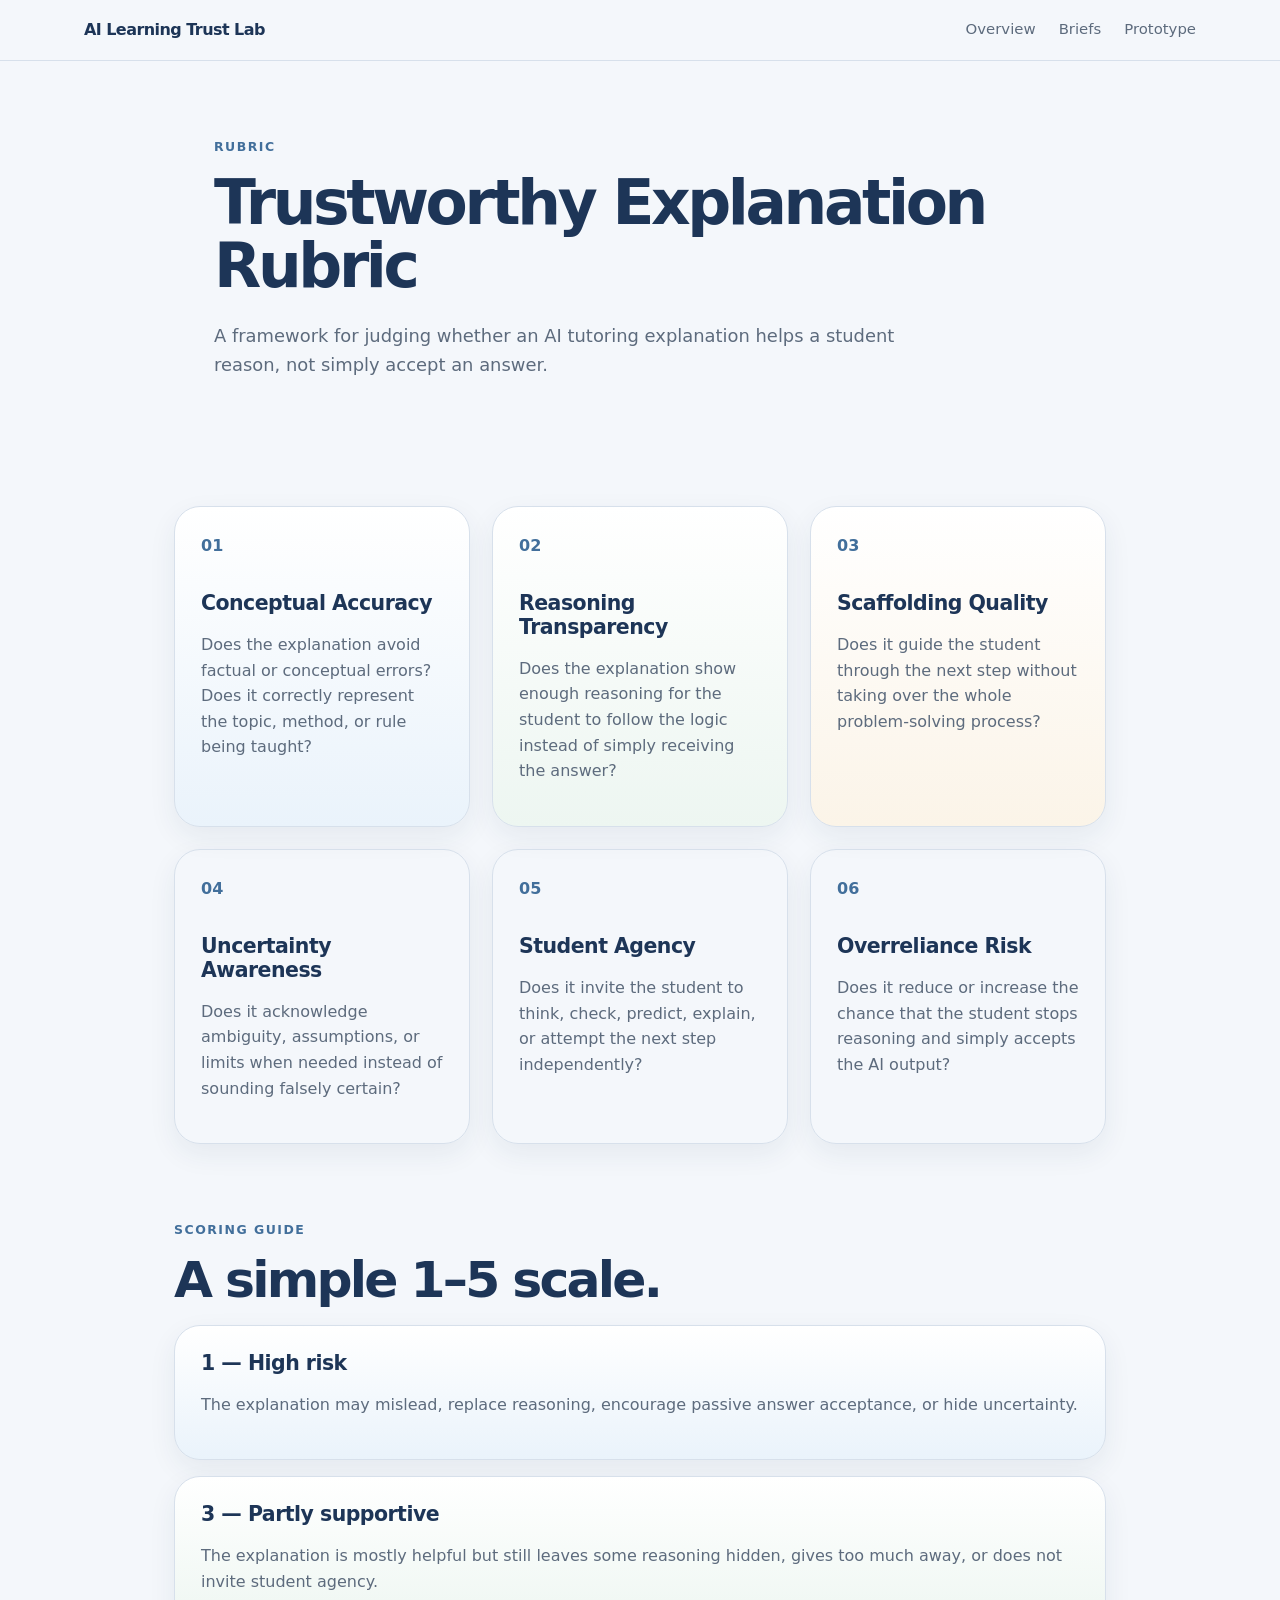
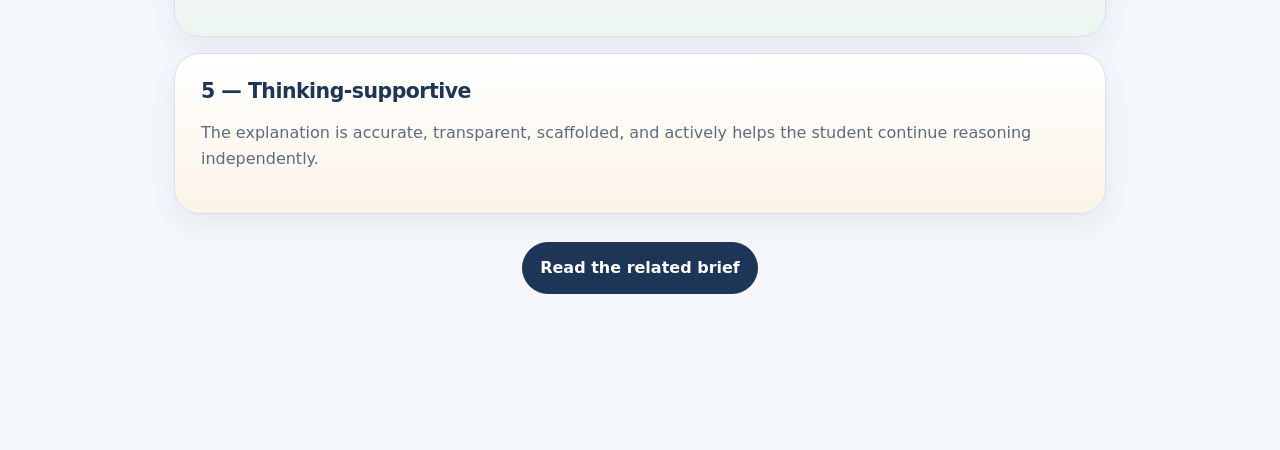
<file: rubric.html>
<!DOCTYPE html><html lang="en"><head><meta charset="UTF-8"/><meta name="viewport" content="width=device-width, initial-scale=1.0"/><title>Trustworthy Explanation Rubric | AI Learning Trust Lab</title><link rel="stylesheet" href="styles.css"/></head><body><header class="site-header"><nav class="nav"><a href="index.html" class="brand">AI Learning Trust Lab</a><div class="nav-links"><a href="index.html">Overview</a><a href="briefs.html">Briefs</a><a href="prototype.html">Prototype</a></div></nav></header><main><section class="page-hero"><p class="eyebrow">Rubric</p><h1>Trustworthy Explanation Rubric</h1><p class="hero-subtitle">A framework for judging whether an AI tutoring explanation helps a student reason, not simply accept an answer.</p></section><section class="page-content"><div class="three-grid"><article class="feature-card"><span class="number">01</span><h3>Conceptual Accuracy</h3><p>Does the explanation avoid factual or conceptual errors? Does it correctly represent the topic, method, or rule being taught?</p></article><article class="feature-card"><span class="number">02</span><h3>Reasoning Transparency</h3><p>Does the explanation show enough reasoning for the student to follow the logic instead of simply receiving the answer?</p></article><article class="feature-card"><span class="number">03</span><h3>Scaffolding Quality</h3><p>Does it guide the student through the next step without taking over the whole problem-solving process?</p></article><article class="feature-card"><span class="number">04</span><h3>Uncertainty Awareness</h3><p>Does it acknowledge ambiguity, assumptions, or limits when needed instead of sounding falsely certain?</p></article><article class="feature-card"><span class="number">05</span><h3>Student Agency</h3><p>Does it invite the student to think, check, predict, explain, or attempt the next step independently?</p></article><article class="feature-card"><span class="number">06</span><h3>Overreliance Risk</h3><p>Does it reduce or increase the chance that the student stops reasoning and simply accepts the AI output?</p></article></div><section class="section" style="padding-left:0;padding-right:0;"><p class="eyebrow">Scoring guide</p><h2>A simple 1–5 scale.</h2><div class="list-grid"><article class="list-card"><h3>1 — High risk</h3><p>The explanation may mislead, replace reasoning, encourage passive answer acceptance, or hide uncertainty.</p></article><article class="list-card"><h3>3 — Partly supportive</h3><p>The explanation is mostly helpful but still leaves some reasoning hidden, gives too much away, or does not invite student agency.</p></article><article class="list-card"><h3>5 — Thinking-supportive</h3><p>The explanation is accurate, transparent, scaffolded, and actively helps the student continue reasoning independently.</p></article></div><div class="center-action" style="margin-top:28px"><a href="briefs.html#brief-3" class="primary-button">Read the related brief</a></div></section></section></main></body></html>
</file>
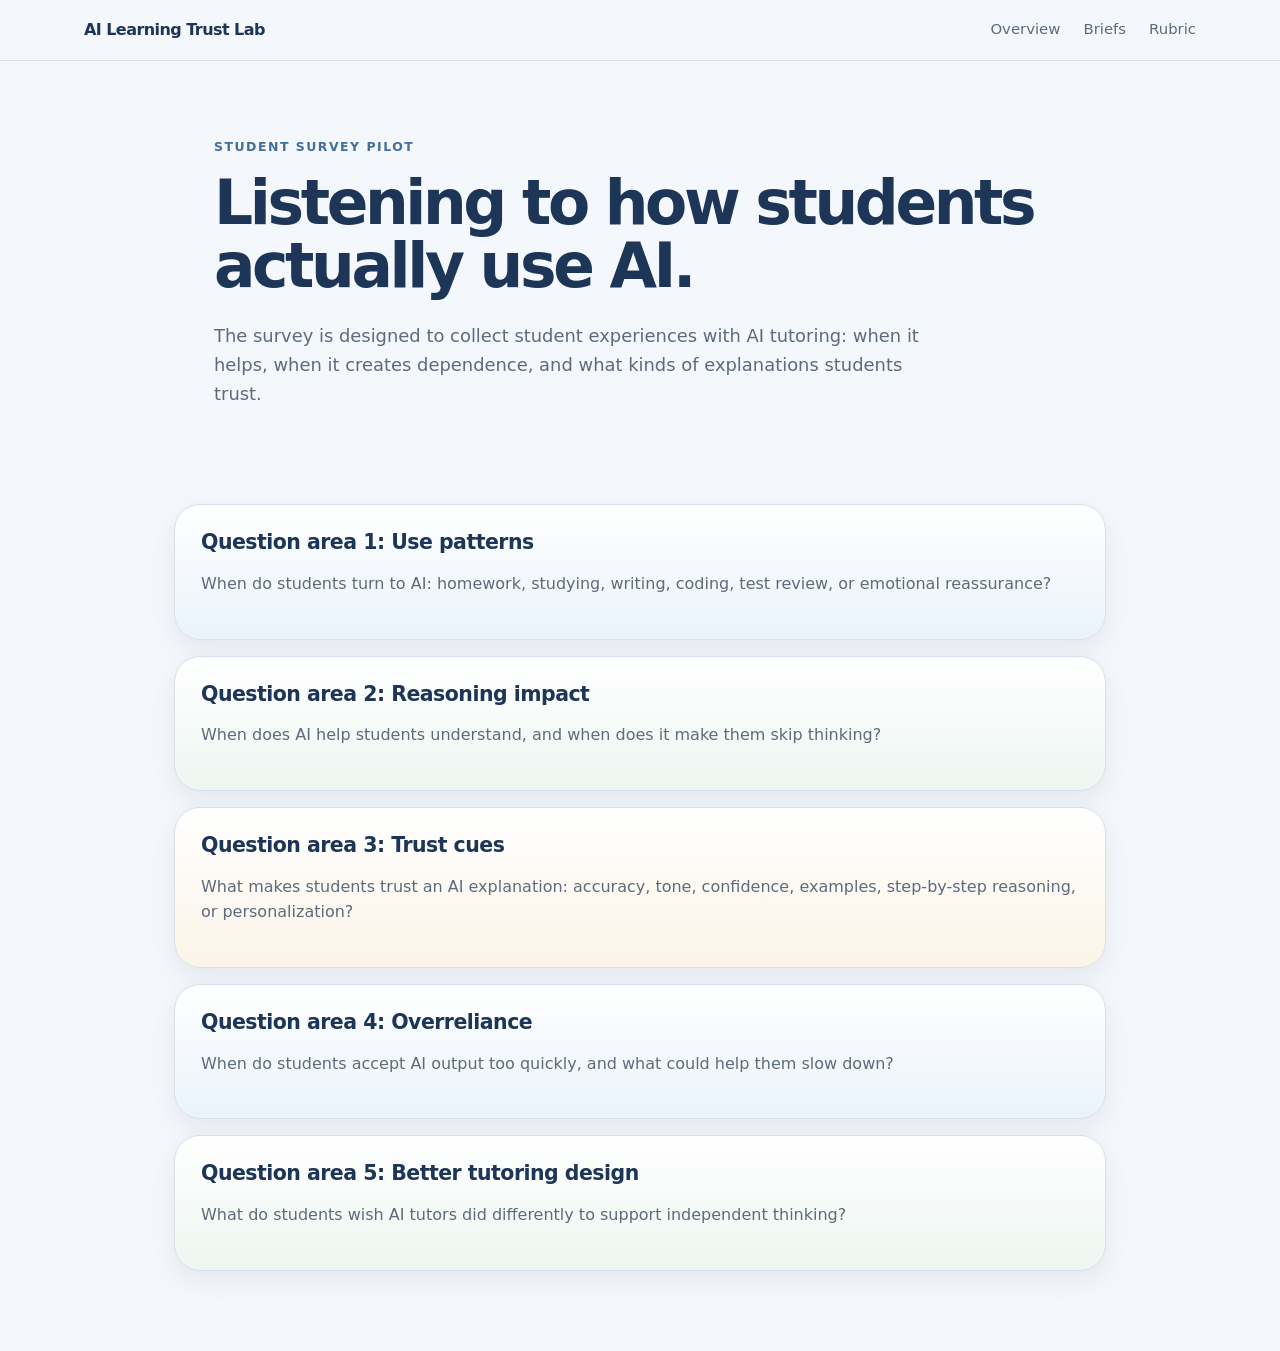
<file: survey.html>
<!DOCTYPE html><html lang="en"><head><meta charset="UTF-8"/><meta name="viewport" content="width=device-width, initial-scale=1.0"/><title>Student AI Learning Survey | AI Learning Trust Lab</title><link rel="stylesheet" href="styles.css"/></head><body><header class="site-header"><nav class="nav"><a href="index.html" class="brand">AI Learning Trust Lab</a><div class="nav-links"><a href="index.html">Overview</a><a href="briefs.html">Briefs</a><a href="rubric.html">Rubric</a></div></nav></header><main><section class="page-hero"><p class="eyebrow">Student survey pilot</p><h1>Listening to how students actually use AI.</h1><p class="hero-subtitle">The survey is designed to collect student experiences with AI tutoring: when it helps, when it creates dependence, and what kinds of explanations students trust.</p></section><section class="page-content"><div class="list-grid"><article class="list-card"><h3>Question area 1: Use patterns</h3><p>When do students turn to AI: homework, studying, writing, coding, test review, or emotional reassurance?</p></article><article class="list-card"><h3>Question area 2: Reasoning impact</h3><p>When does AI help students understand, and when does it make them skip thinking?</p></article><article class="list-card"><h3>Question area 3: Trust cues</h3><p>What makes students trust an AI explanation: accuracy, tone, confidence, examples, step-by-step reasoning, or personalization?</p></article><article class="list-card"><h3>Question area 4: Overreliance</h3><p>When do students accept AI output too quickly, and what could help them slow down?</p></article><article class="list-card"><h3>Question area 5: Better tutoring design</h3><p>What do students wish AI tutors did differently to support independent thinking?</p></article></div></section></main></body></html>
</file>
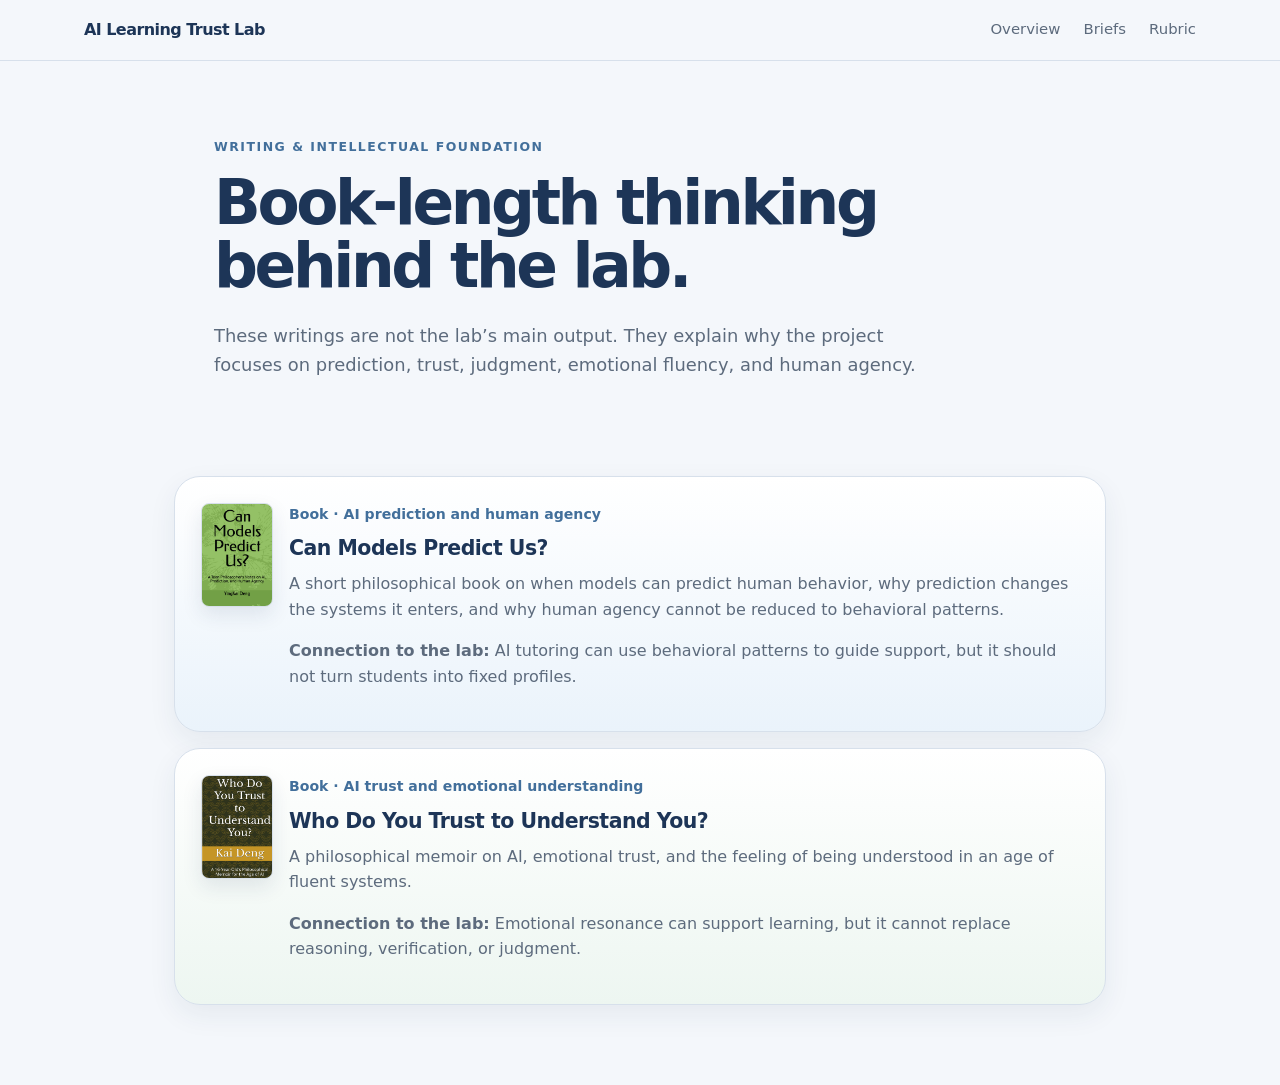
<file: writing.html>
<!DOCTYPE html><html lang="en"><head><meta charset="UTF-8"/><meta name="viewport" content="width=device-width, initial-scale=1.0"/><title>Writing Background | AI Learning Trust Lab</title><link rel="stylesheet" href="styles.css"/></head><body><header class="site-header"><nav class="nav"><a href="index.html" class="brand">AI Learning Trust Lab</a><div class="nav-links"><a href="index.html">Overview</a><a href="briefs.html">Briefs</a><a href="rubric.html">Rubric</a></div></nav></header><main><section class="page-hero"><p class="eyebrow">Writing & intellectual foundation</p><h1>Book-length thinking behind the lab.</h1><p class="hero-subtitle">These writings are not the lab’s main output. They explain why the project focuses on prediction, trust, judgment, emotional fluency, and human agency.</p></section><section class="page-content"><div class="list-grid"><article class="list-card book-list-card">
          <img src="can-models-predict-us-cover.png" alt="Can Models Predict Us? book cover" class="book-cover-small"/>
          <div class="book-copy">
            <p class="tag">Book · AI prediction and human agency</p>
            <h3>Can Models Predict Us?</h3>
            <p>A short philosophical book on when models can predict human behavior, why prediction changes the systems it enters, and why human agency cannot be reduced to behavioral patterns.</p>
            <p><strong>Connection to the lab:</strong> AI tutoring can use behavioral patterns to guide support, but it should not turn students into fixed profiles.</p>
          </div>
        </article>

        <article class="list-card book-list-card">
          <img src="who-do-you-trust-cover.png" alt="Who Do You Trust to Understand You? book cover" class="book-cover-small"/>
          <div class="book-copy">
            <p class="tag">Book · AI trust and emotional understanding</p>
            <h3>Who Do You Trust to Understand You?</h3>
            <p>A philosophical memoir on AI, emotional trust, and the feeling of being understood in an age of fluent systems.</p>
            <p><strong>Connection to the lab:</strong> Emotional resonance can support learning, but it cannot replace reasoning, verification, or judgment.</p>
          </div>
        </article></div></section></main></body></html>
</file>
<file: styles.css>
*{box-sizing:border-box}:root{--bg:#f4f7fb;--ink:#172033;--muted:#5d6b7d;--line:#d7e0eb;--card:#fff;--navy:#1d3557;--blue:#426f9b;--ice:#eaf3fb;--mist:#f7fbff;--sage:#edf6f1;--sand:#fbf4e8;--lav:#f1f0fb;--rose:#fbf0ee;--shadow:0 18px 50px rgba(29,53,87,.12);--soft-shadow:0 10px 28px rgba(29,53,87,.07)}body{margin:0;background:var(--bg);color:var(--ink);font-family:Inter,ui-sans-serif,system-ui,-apple-system,BlinkMacSystemFont,"Segoe UI",sans-serif;line-height:1.6}a{color:inherit;text-decoration:none}.site-header{position:sticky;top:0;z-index:20;background:rgba(244,247,251,.94);backdrop-filter:blur(12px);border-bottom:1px solid var(--line)}.nav{max-width:1160px;margin:0 auto;padding:17px 24px;display:flex;align-items:center;justify-content:space-between;gap:24px}.brand{font-weight:850;color:var(--navy);letter-spacing:-.035em}.nav-links{display:flex;gap:23px;align-items:center;color:var(--muted);font-size:.93rem}.nav-links a:hover{color:var(--navy)}.hero{max-width:1160px;margin:0 auto;padding:74px 24px 64px;display:grid;grid-template-columns:minmax(0,1.08fr) minmax(340px,.92fr);gap:44px;align-items:center;background:radial-gradient(circle at 85% 22%,rgba(66,111,155,.13),transparent 35%)}.eyebrow{margin:0 0 14px;color:var(--blue);font-size:.78rem;font-weight:850;text-transform:uppercase;letter-spacing:.12em}.eyebrow.light{color:rgba(255,255,255,.75)}h1{margin:0 0 24px;color:var(--navy);font-size:clamp(2.35rem,4.8vw,4.15rem);line-height:1.04;letter-spacing:-.055em}h2{margin:0 0 18px;color:var(--navy);font-size:clamp(2rem,4vw,3.15rem);line-height:1.05;letter-spacing:-.055em}h3{margin:0 0 10px;color:var(--navy);font-size:1.28rem;line-height:1.16;letter-spacing:-.025em}p{color:var(--muted)}.hero-subtitle{max-width:720px;margin:0 0 30px;color:var(--muted);font-size:1.12rem}.hero-buttons{display:flex;flex-wrap:wrap;gap:13px}.primary-button,.secondary-button{display:inline-flex;align-items:center;justify-content:center;border-radius:999px;padding:12px 17px;font-weight:850;border:1px solid var(--navy)}.primary-button{color:white;background:var(--navy)}.secondary-button{color:var(--navy);background:white}.summary-card{background:linear-gradient(180deg,#fff,var(--mist));border:1px solid var(--line);border-radius:30px;padding:28px;box-shadow:var(--shadow)}.summary-row{padding:18px 0;border-bottom:1px solid var(--line)}.summary-row:first-child{padding-top:0}.summary-row:last-child{border-bottom:0;padding-bottom:0}.summary-row span{display:inline-flex;margin-bottom:6px;color:var(--blue);font-size:.76rem;font-weight:850;letter-spacing:.1em;text-transform:uppercase}.summary-row p{margin:0;color:var(--navy);font-size:1.05rem;font-weight:750}.section{max-width:1160px;margin:0 auto;padding:76px 24px}.section-heading{max-width:780px}.section-heading p{font-size:1.08rem}.section.what{background:var(--bg)}.three-grid{display:grid;grid-template-columns:repeat(3,1fr);gap:22px;margin-top:30px}.feature-card,.evidence-grid article,.foundation-cards article,.principles article,.brief-preview-card,.list-card{border:1px solid var(--line);border-radius:26px;padding:26px;box-shadow:var(--soft-shadow)}.feature-card:nth-child(1){background:linear-gradient(180deg,#fff,var(--ice))}.feature-card:nth-child(2){background:linear-gradient(180deg,#fff,var(--sage))}.feature-card:nth-child(3){background:linear-gradient(180deg,#fff,var(--sand))}.number{display:inline-flex;margin-bottom:34px;color:var(--blue);font-weight:900}.dark-section{background:linear-gradient(135deg,#172943,#25486e);color:white}.dark-inner{max-width:1160px;margin:0 auto;padding:76px 24px}.dark-inner h2{color:white}.problem-lines{display:grid;gap:14px;margin-top:30px;max-width:880px}.problem-lines p{margin:0;color:rgba(255,255,255,.9);background:rgba(255,255,255,.09);border:1px solid rgba(255,255,255,.18);border-radius:18px;padding:18px 20px;font-weight:750}.evidence{background:linear-gradient(180deg,#f7fbff 0%,#eef5fb 100%);max-width:none;padding-left:max(24px,calc((100vw - 1160px)/2 + 24px));padding-right:max(24px,calc((100vw - 1160px)/2 + 24px))}.evidence .section-heading,.evidence-grid{max-width:1160px}.evidence-grid{display:grid;grid-template-columns:repeat(2,1fr);gap:22px;margin-top:32px}.evidence-grid article:nth-child(1){background:var(--ice)}.evidence-grid article:nth-child(2){background:var(--sage)}.evidence-grid article:nth-child(3){background:var(--sand)}.evidence-grid article:nth-child(4){background:var(--lav)}.tag{margin:0 0 12px;color:var(--blue);font-size:.88rem;font-weight:850}.outputs{background:#fff;border-top:1px solid var(--line);border-bottom:1px solid var(--line);max-width:none;padding-left:max(24px,calc((100vw - 1160px)/2 + 24px));padding-right:max(24px,calc((100vw - 1160px)/2 + 24px))}.outputs .section-heading,.output-table{margin-top:30px;background:#fff;border:1px solid var(--line);border-radius:28px;overflow:hidden;box-shadow:0 12px 38px rgba(31,54,84,.08)}
.table-head,.table-row{display:grid;grid-template-columns:1fr 1.15fr 1.5fr;gap:0;align-items:stretch}
.table-head>*,.table-row>*{padding:20px 22px;margin:0;display:block}
.table-head{color:var(--navy);font-weight:900;font-size:.86rem;text-transform:uppercase;letter-spacing:.09em}
.table-head>*:nth-child(1){background:#dce8f3}
.table-head>*:nth-child(2){background:#e9f2ea}
.table-head>*:nth-child(3){background:#f7efe2}
.table-row{border-top:1px solid var(--line)}
.table-row>*{border-left:1px solid var(--line)}
.table-row>*:first-child{border-left:0}
.table-row>*:nth-child(1){background:#f4f8fc}
.table-row>*:nth-child(2){background:#f3f9f4}
.table-row>*:nth-child(3){background:#fcf7ee}
.table-row strong{color:var(--navy);font-weight:850}
.table-row span{color:var(--blue);font-weight:800}
.table-row p{margin:0}.brief-strip{background:linear-gradient(180deg,#fff8ec 0%,#f7f0e4 100%);border-top:1px solid #eadcc8;border-bottom:1px solid #eadcc8;max-width:none;padding-left:max(24px,calc((100vw - 1160px)/2 + 24px));padding-right:max(24px,calc((100vw - 1160px)/2 + 24px))}.brief-preview-grid{max-width:1160px;display:grid;grid-template-columns:repeat(3,1fr);gap:18px;margin-top:28px}.brief-preview-card h3{font-size:1.13rem}.brief-preview-card p{font-size:.97rem}.brief-preview-card a{display:inline-flex;margin-top:6px;color:var(--blue);font-weight:850}.tone-1{background:linear-gradient(180deg,#fff,var(--sand))}.tone-2{background:linear-gradient(180deg,#fff,#fff6f1)}.tone-3{background:linear-gradient(180deg,#fff,#f7f4ea)}.foundation{background:linear-gradient(180deg,#f0f6f2 0%,#eaf4ef 100%);max-width:none;padding-left:max(24px,calc((100vw - 1160px)/2 + 24px));padding-right:max(24px,calc((100vw - 1160px)/2 + 24px));border-top:1px solid #d4e4d8;border-bottom:1px solid #d4e4d8}.foundation-layout{max-width:1160px;display:grid;grid-template-columns:.9fr 1.1fr;gap:30px;align-items:start}.foundation-cards{display:grid;gap:18px}.foundation-cards article{background:white}.principles{max-width:1160px;display:grid;grid-template-columns:repeat(3,1fr);gap:18px;margin-top:28px}.principles article:nth-child(1){background:#fff}.principles article:nth-child(2){background:#f8fffb}.principles article:nth-child(3){background:#f5fbf7}.rubric-section{background:linear-gradient(180deg,#eef3fb 0%,#f7f9fc 100%);max-width:none;padding-left:max(24px,calc((100vw - 1160px)/2 + 24px));padding-right:max(24px,calc((100vw - 1160px)/2 + 24px));border-top:1px solid var(--line)}.rubric-section .section-heading,.rubric-grid{max-width:1160px}.rubric-grid{display:grid;grid-template-columns:repeat(6,1fr);gap:12px;margin:28px 0}.rubric-grid div{background:white;border:1px solid var(--line);border-radius:18px;padding:18px 12px;text-align:center;color:var(--navy);font-weight:900;box-shadow:0 10px 28px rgba(29,53,87,.06)}.rubric-grid div:nth-child(1),.rubric-grid div:nth-child(4){background:var(--ice)}.rubric-grid div:nth-child(2),.rubric-grid div:nth-child(5){background:var(--sage)}.rubric-grid div:nth-child(3),.rubric-grid div:nth-child(6){background:var(--sand)}.center-action{display:flex;justify-content:center;margin-top:8px}.founder{background:#f4f7fb}.founder-card{display:flex;gap:24px;align-items:center;justify-content:space-between;background:linear-gradient(180deg,#fff,var(--mist));border:1px solid var(--line);border-radius:28px;padding:30px;box-shadow:var(--shadow)}.founder-card p{max-width:790px}.footer{max-width:1160px;margin:0 auto;padding:34px 24px 56px;color:var(--muted);border-top:1px solid var(--line)}.page-hero{max-width:900px;margin:0 auto;padding:76px 24px 36px}.page-content{max-width:980px;margin:0 auto;padding:30px 24px 80px}.list-grid{display:grid;gap:16px}.list-card{background:white}.list-card:nth-child(3n+1){background:linear-gradient(180deg,#fff,var(--ice))}.list-card:nth-child(3n+2){background:linear-gradient(180deg,#fff,var(--sage))}.list-card:nth-child(3n){background:linear-gradient(180deg,#fff,var(--sand))}.brief-status{display:inline-flex;margin-top:10px;color:var(--blue);font-weight:850;font-size:.9rem}.brief-details{background:#fff;border:1px solid var(--line);border-radius:24px;padding:0;box-shadow:0 12px 34px rgba(29,53,87,.08);overflow:hidden}.brief-details:nth-child(3n+1){background:linear-gradient(180deg,#fff,var(--ice))}.brief-details:nth-child(3n+2){background:linear-gradient(180deg,#fff,var(--sage))}.brief-details:nth-child(3n){background:linear-gradient(180deg,#fff,var(--sand))}.brief-details summary{cursor:pointer;list-style:none;padding:24px 26px;display:grid;grid-template-columns:auto 1fr auto;gap:18px;align-items:start}.brief-details summary::-webkit-details-marker{display:none}.brief-number{color:var(--blue);font-weight:900}.brief-title h3{margin-bottom:8px}.brief-title p{margin:0}.open-label{color:var(--blue);font-weight:850;font-size:.92rem}.brief-details[open] .open-label{color:var(--muted)}.brief-article{padding:0 26px 28px;border-top:1px solid var(--line);background:rgba(255,255,255,.72)}.brief-article h4{color:var(--navy);font-size:1.05rem;margin:22px 0 8px}.brief-article p{font-size:1.02rem}.brief-article ul{color:var(--muted);padding-left:22px}.brief-article li{margin-bottom:8px}.note-box{background:white;border:1px solid var(--line);border-left:5px solid var(--blue);border-radius:18px;padding:18px;margin:20px 0;color:var(--navy)}
.evidence-note {
  margin-top: 18px;
  border-top: 1px solid rgba(29, 53, 87, 0.12);
  padding-top: 14px;
}

.evidence-note summary {
  cursor: pointer;
  color: var(--blue);
  font-weight: 850;
  list-style: none;
  display: inline-flex;
  align-items: center;
  gap: 8px;
}

.evidence-note summary::-webkit-details-marker {
  display: none;
}

.evidence-note summary::after {
  content: "↓";
  font-size: 0.9rem;
  transition: transform 0.18s ease;
}

.evidence-note[open] summary::after {
  transform: rotate(180deg);
}

.evidence-note div {
  margin-top: 12px;
  background: rgba(255,255,255,0.72);
  border: 1px solid rgba(29, 53, 87, 0.10);
  border-radius: 18px;
  padding: 16px 18px;
}

.evidence-note p {
  margin: 0 0 10px;
  font-size: 0.96rem;
}

.evidence-note p:last-child {
  margin-bottom: 0;
}

@media(max-width:980px){.nav-links{display:none}.hero,.foundation-layout,.founder-card{grid-template-columns:1fr;display:grid}.three-grid,.evidence-grid,.principles,.rubric-grid,.brief-preview-grid{grid-template-columns:1fr}.table-head{display:none}.table-row{grid-template-columns:1fr}.table-row>*{border-left:0;border-top:1px solid var(--line)}.table-row>*:first-child{border-top:0}.brief-details summary{grid-template-columns:1fr}.open-label{display:none}h1{font-size:2.7rem}}

/* Clickable evidence notes */
.evidence-note {
  margin-top: 18px;
  border-top: 1px solid rgba(29, 53, 87, 0.14);
  padding-top: 14px;
}

.evidence-note summary {
  cursor: pointer;
  color: var(--blue);
  font-weight: 850;
  list-style: none;
  display: inline-flex;
  align-items: center;
  gap: 8px;
}

.evidence-note summary::-webkit-details-marker {
  display: none;
}

.evidence-note summary::after {
  content: "↓";
  font-size: 0.9rem;
  transition: transform 0.18s ease;
}

.evidence-note[open] summary::after {
  transform: rotate(180deg);
}

.evidence-note div {
  margin-top: 12px;
  background: rgba(255,255,255,0.78);
  border: 1px solid rgba(29, 53, 87, 0.12);
  border-radius: 18px;
  padding: 16px 18px;
}

.evidence-note p {
  margin: 0 0 10px;
  font-size: 0.96rem;
}

.evidence-note p:last-child {
  margin-bottom: 0;
}


/* Output table column backgrounds */
.output-table .table-head,
.output-table .table-row {
  gap: 0;
}

.output-table .table-head > *,
.output-table .table-row > * {
  padding: 20px 22px;
  margin: 0;
  display: block;
}

.output-table .table-head > *:nth-child(1) { background: #dce8f3; }
.output-table .table-head > *:nth-child(2) { background: #e9f2ea; }
.output-table .table-head > *:nth-child(3) { background: #f7efe2; }

.output-table .table-row > *:nth-child(1) { background: #f4f8fc; }
.output-table .table-row > *:nth-child(2) { background: #f3f9f4; }
.output-table .table-row > *:nth-child(3) { background: #fcf7ee; }

.output-table .table-row > * {
  border-left: 1px solid var(--line);
}

.output-table .table-row > *:first-child {
  border-left: 0;
}


/* Small book covers */
.book-card,
.book-list-card {
  display: grid;
  grid-template-columns: 72px 1fr;
  gap: 16px;
  align-items: start;
}

.book-cover-small {
  width: 72px;
  height: auto;
  border-radius: 8px;
  border: 1px solid var(--line);
  box-shadow: 0 8px 20px rgba(29, 53, 87, 0.10);
  background: #fff;
}

.book-copy p {
  margin-top: 0;
}

@media(max-width:980px){
  .book-card,
  .book-list-card {
    grid-template-columns: 60px 1fr;
    gap: 14px;
  }

  .book-cover-small {
    width: 60px;
  }
}


/* Core problem polish */
.dark-inner h2 {
  font-size: clamp(1.9rem, 3.6vw, 3.25rem);
  line-height: 1.08;
  letter-spacing: -0.045em;
  max-width: 900px;
}


/* Founder no-button polish */
.founder-card {
  align-items: flex-start;
}

.founder-card > div {
  max-width: 880px;
}





/* v17 clean Current Outputs heading */
.outputs .section-heading {
  max-width: 760px;
  background: transparent !important;
  border: 0 !important;
  box-shadow: none !important;
  border-radius: 0 !important;
  padding: 0 !important;
  margin: 0 0 30px 0 !important;
}

.outputs .section-heading .eyebrow {
  margin-left: 0 !important;
}

.outputs .section-heading h2 {
  font-size: clamp(1.9rem, 3vw, 2.65rem) !important;
  line-height: 1.08 !important;
  letter-spacing: -0.045em !important;
  max-width: 700px !important;
  margin-bottom: 0 !important;
}

.outputs .output-table {
  margin-top: 0 !important;
}


/* v17 output table column colors */
.output-table .table-head,
.output-table .table-row {
  gap: 0;
}

.output-table .table-head > *,
.output-table .table-row > * {
  padding: 20px 22px;
  margin: 0;
  display: block;
}

.output-table .table-head > *:nth-child(1) { background: #dce8f3; }
.output-table .table-head > *:nth-child(2) { background: #e9f2ea; }
.output-table .table-head > *:nth-child(3) { background: #f7efe2; }

.output-table .table-row > *:nth-child(1) { background: #f4f8fc; }
.output-table .table-row > *:nth-child(2) { background: #f3f9f4; }
.output-table .table-row > *:nth-child(3) { background: #fcf7ee; }

.output-table .table-row > * {
  border-left: 1px solid var(--line);
}

.output-table .table-row > *:first-child {
  border-left: 0;
}


/* v18 project status outputs header */
.outputs .section-heading {
  max-width: 760px;
  background: transparent !important;
  border: 0 !important;
  box-shadow: none !important;
  border-radius: 0 !important;
  padding: 0 !important;
  margin: 0 0 30px 0 !important;
}

.outputs .section-heading h2 {
  font-size: clamp(1.9rem, 3vw, 2.65rem) !important;
  line-height: 1.08 !important;
  letter-spacing: -0.045em !important;
  max-width: 700px !important;
  margin-bottom: 0 !important;
}


/* v20 balanced table header */
.output-table .table-head {
  text-transform: none !important;
  letter-spacing: 0.015em !important;
  font-size: 0.92rem !important;
  font-weight: 900 !important;
  color: var(--navy) !important;
}

.output-table .table-head > * {
  line-height: 1.35 !important;
  padding-top: 18px !important;
  padding-bottom: 18px !important;
}

.output-table .table-row strong,
.output-table .table-row span,
.output-table .table-row p {
  font-size: 1rem;
}


/* v21 table header same size */
.output-table .table-head {
  text-transform: none !important;
  letter-spacing: 0 !important;
  font-size: 1rem !important;
  font-weight: 900 !important;
  color: var(--navy) !important;
}

.output-table .table-head > * {
  line-height: 1.45 !important;
  padding-top: 20px !important;
  padding-bottom: 20px !important;
}

.output-table .table-row strong,
.output-table .table-row span,
.output-table .table-row p {
  font-size: 1rem !important;
}


/* v22 outputs chain heading */
.outputs .section-heading h2 {
  max-width: 880px !important;
  font-size: clamp(1.9rem, 3.2vw, 2.85rem) !important;
  line-height: 1.08 !important;
  letter-spacing: -0.045em !important;
}

.output-table .table-head {
  text-transform: none !important;
  letter-spacing: 0 !important;
  font-size: 1rem !important;
  font-weight: 900 !important;
  color: var(--navy) !important;
}

.output-table .table-row strong,
.output-table .table-row span,
.output-table .table-row p {
  font-size: 1rem !important;
}


/* v23 outputs one-line title */
.outputs .section-heading h2 {
  max-width: 780px !important;
  font-size: clamp(1.9rem, 2.8vw, 2.55rem) !important;
  line-height: 1.08 !important;
  letter-spacing: -0.04em !important;
}


/* v24 built-next pathway table */
.outputs .section-heading {
  max-width: 880px !important;
}

.outputs .section-heading h2 {
  max-width: 720px !important;
  font-size: clamp(1.9rem, 2.9vw, 2.65rem) !important;
  line-height: 1.08 !important;
  letter-spacing: -0.04em !important;
}

.outputs .section-heading p:not(.eyebrow) {
  max-width: 760px !important;
  font-size: 1.06rem !important;
  margin-top: 14px !important;
}

.output-table .table-head {
  text-transform: none !important;
  letter-spacing: 0 !important;
  font-size: 1rem !important;
  font-weight: 900 !important;
  color: var(--navy) !important;
}

.output-table .table-row strong,
.output-table .table-row span,
.output-table .table-row p {
  font-size: 1rem !important;
}
</file>
